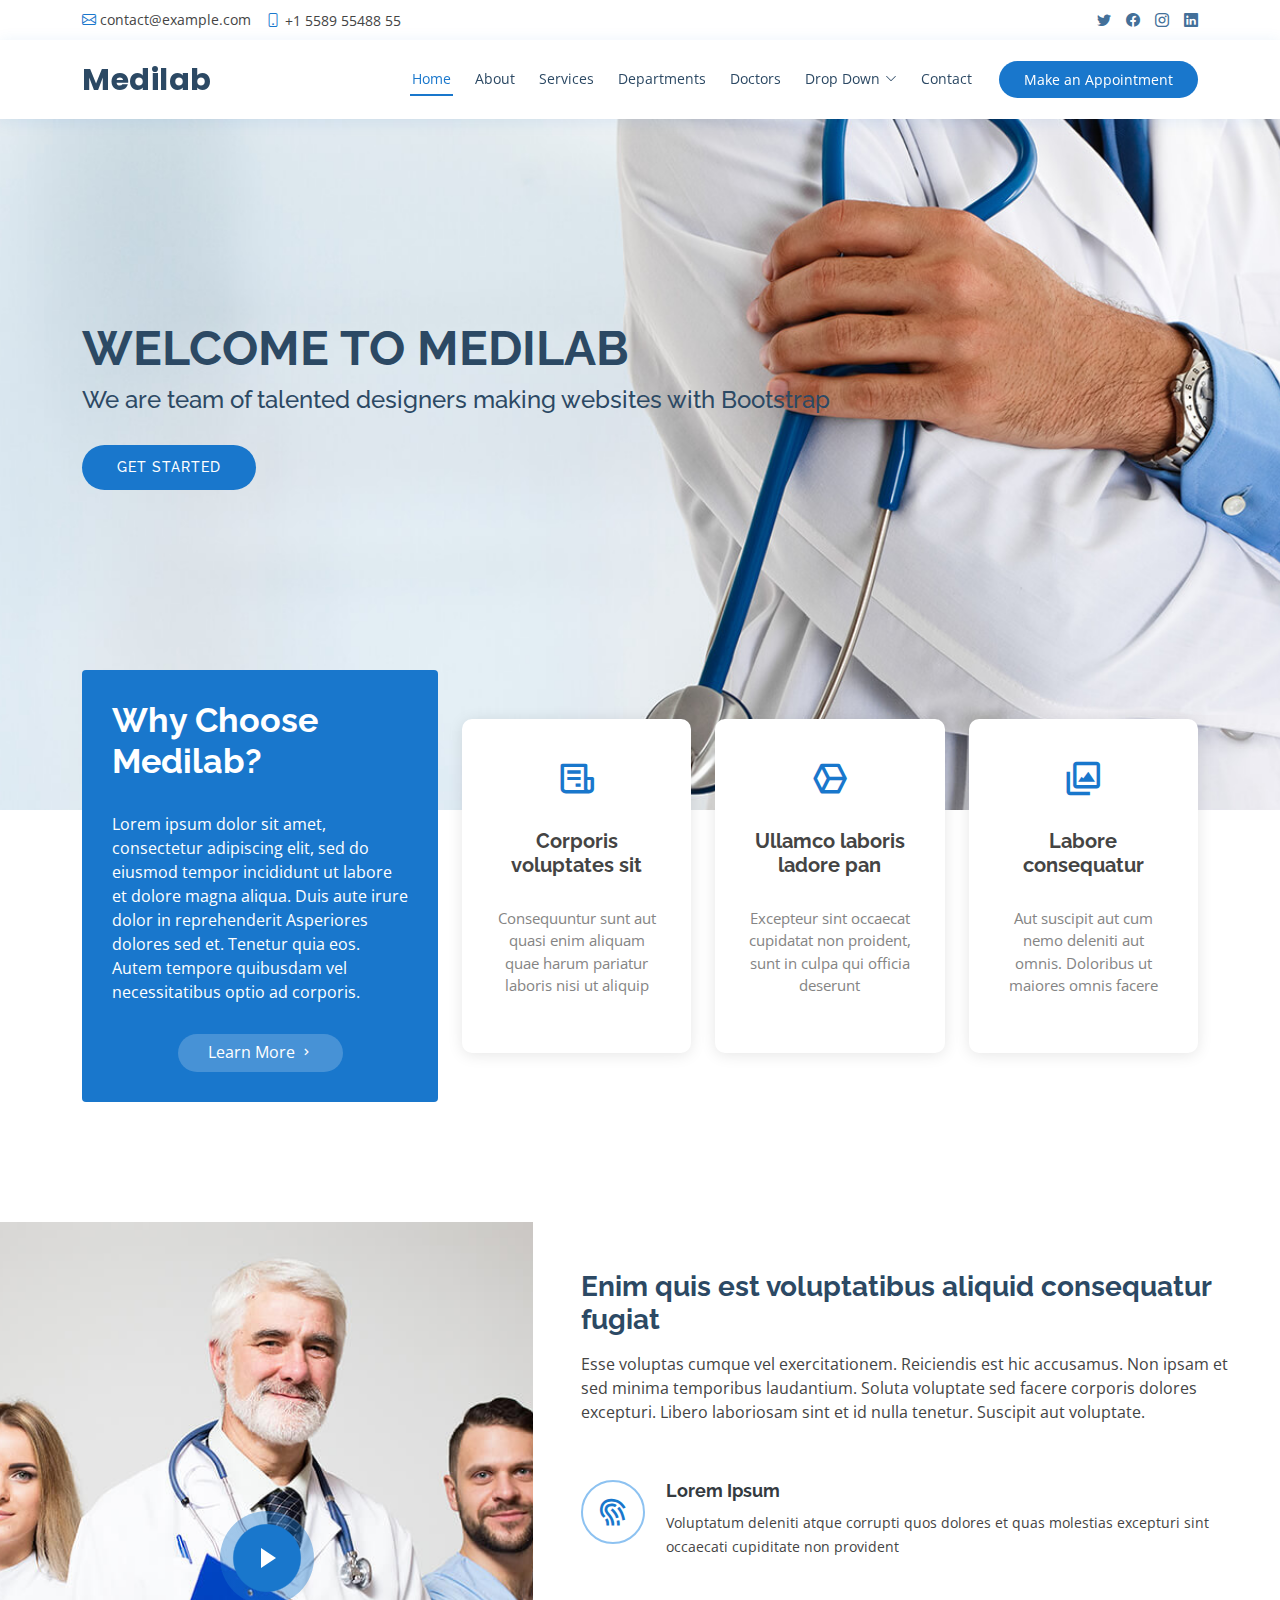
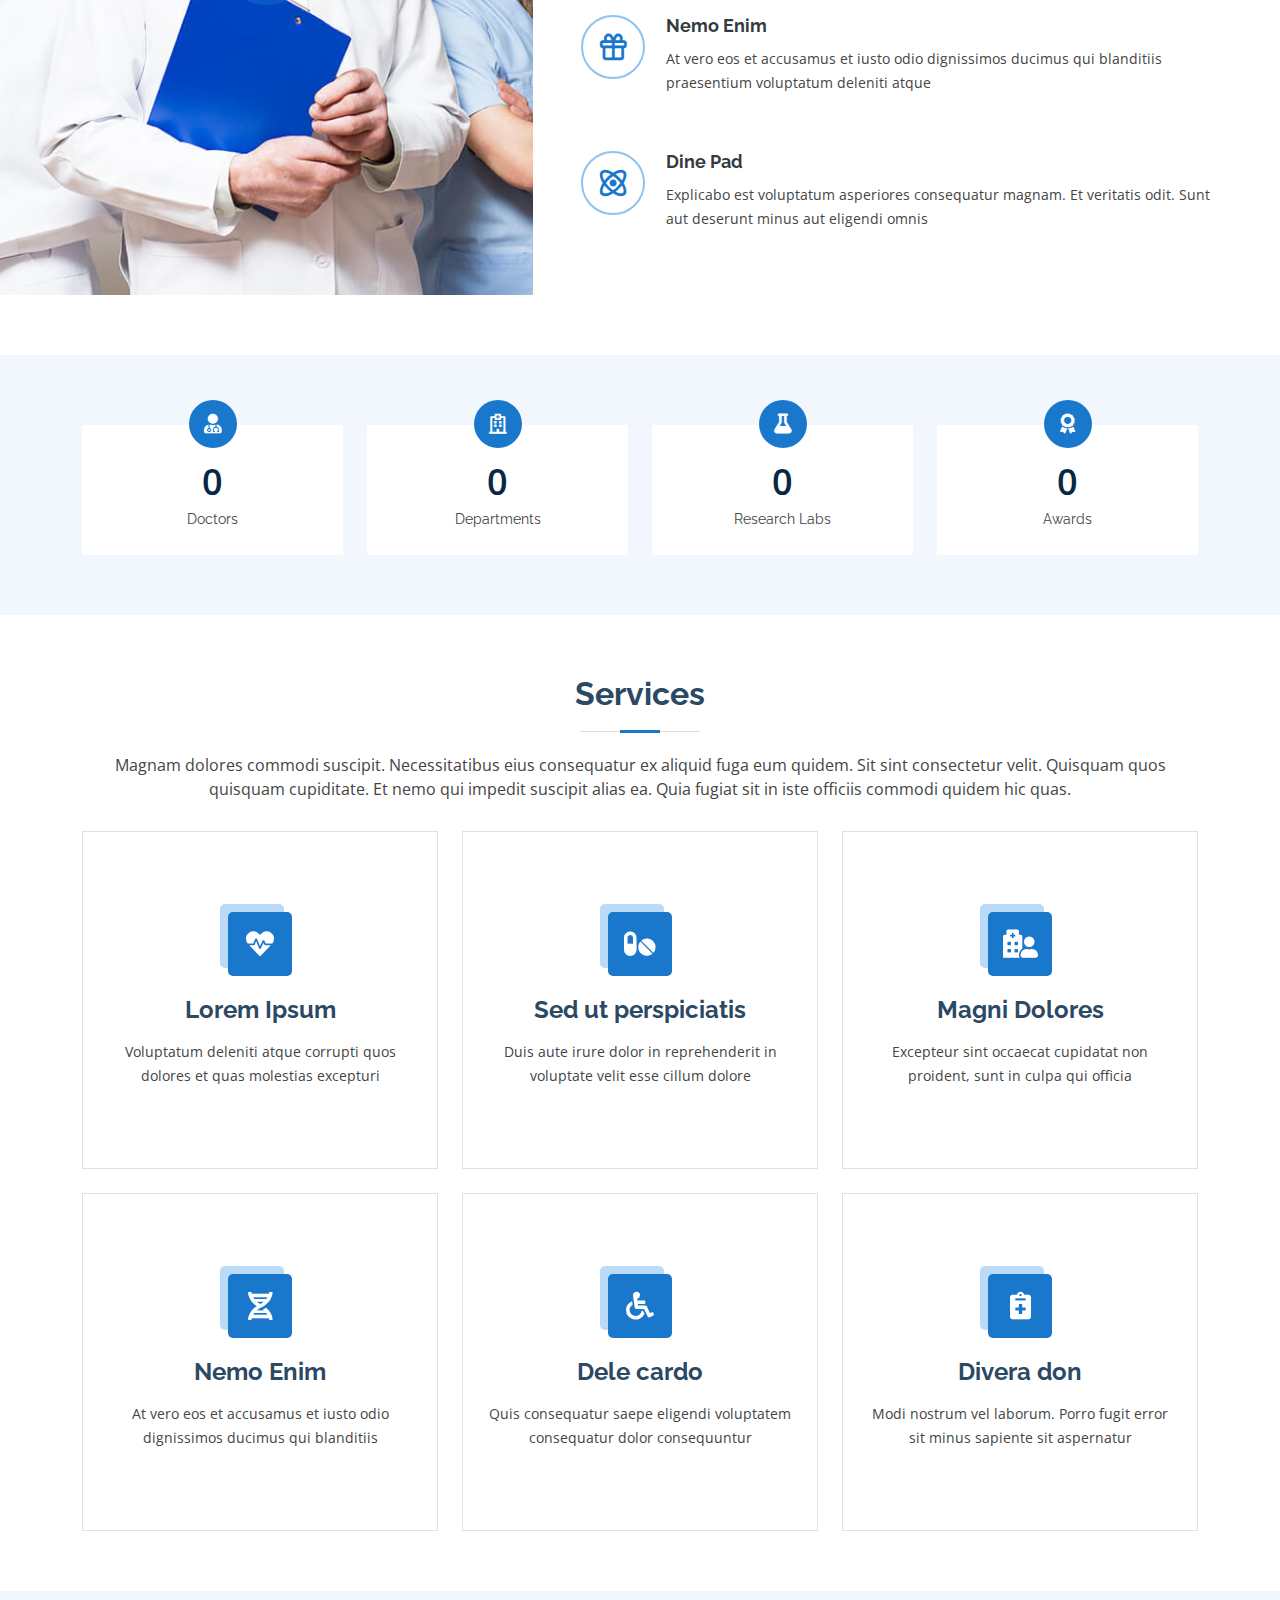
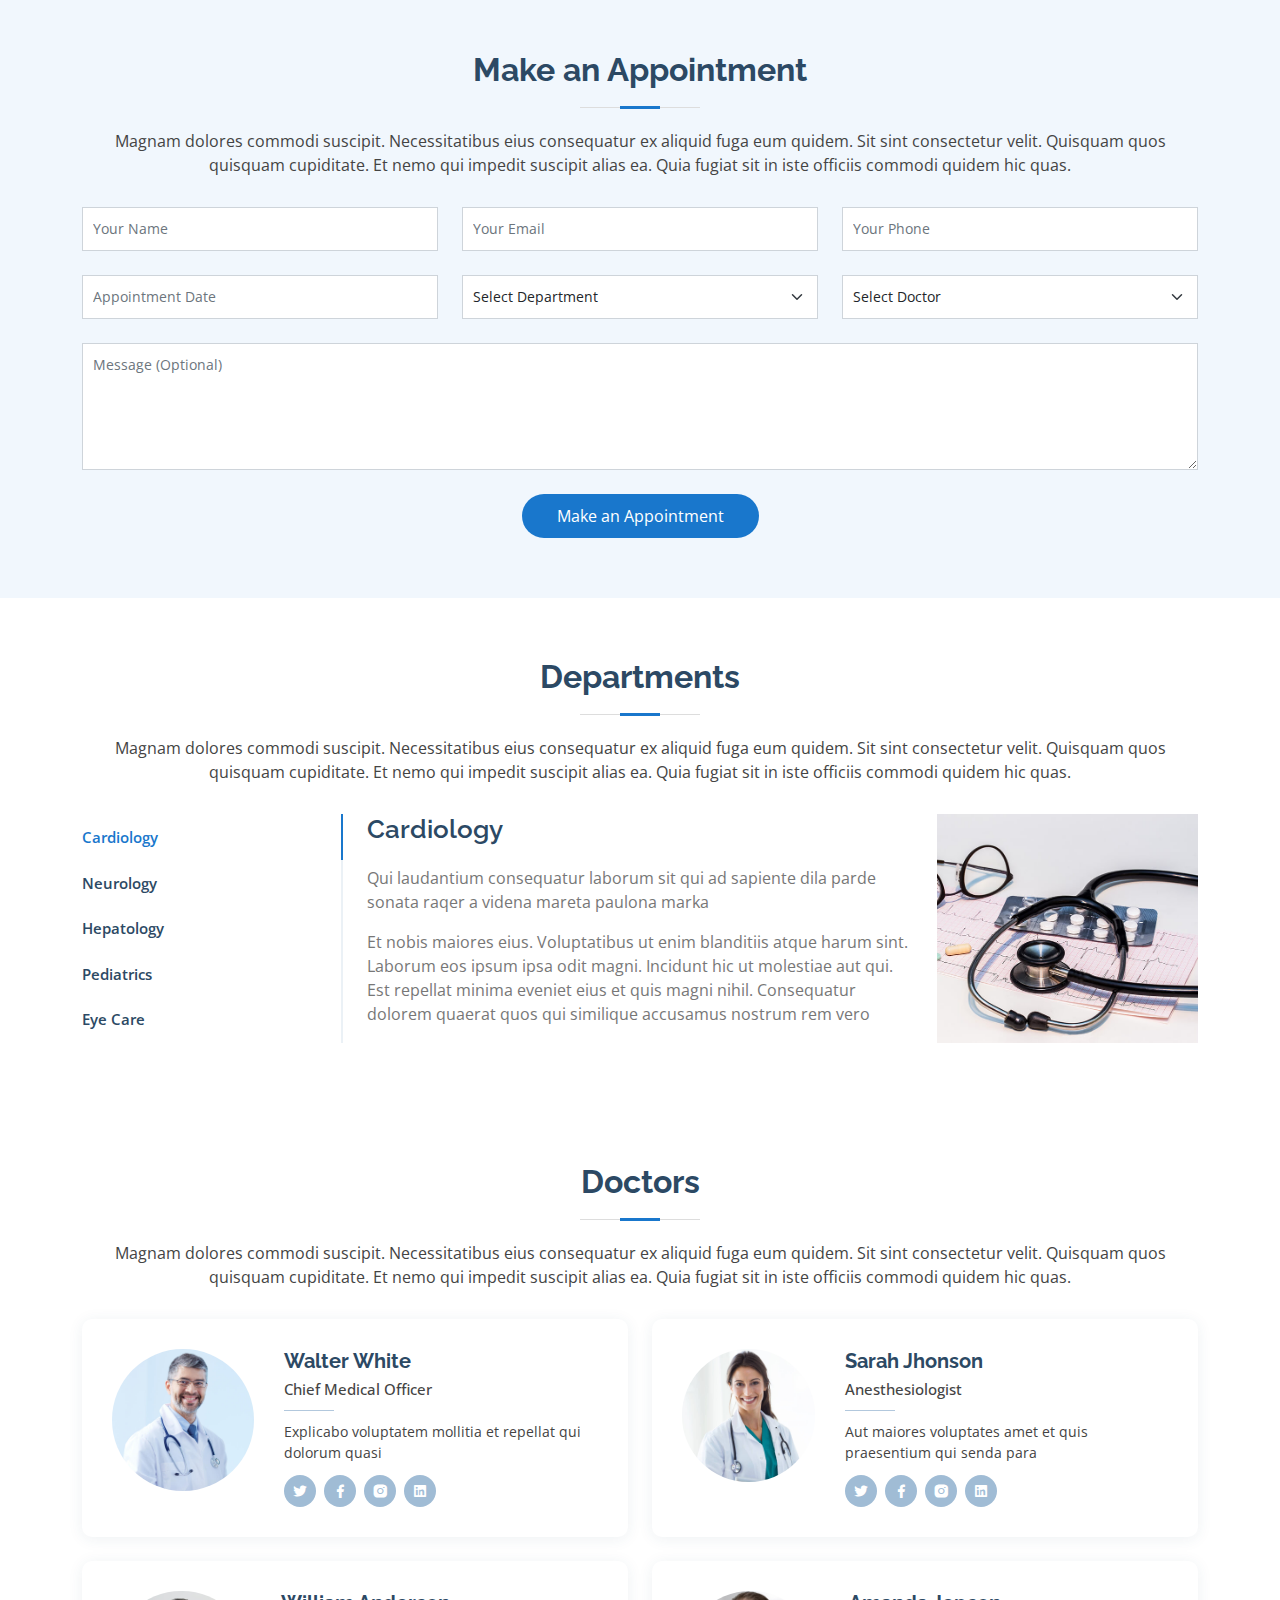
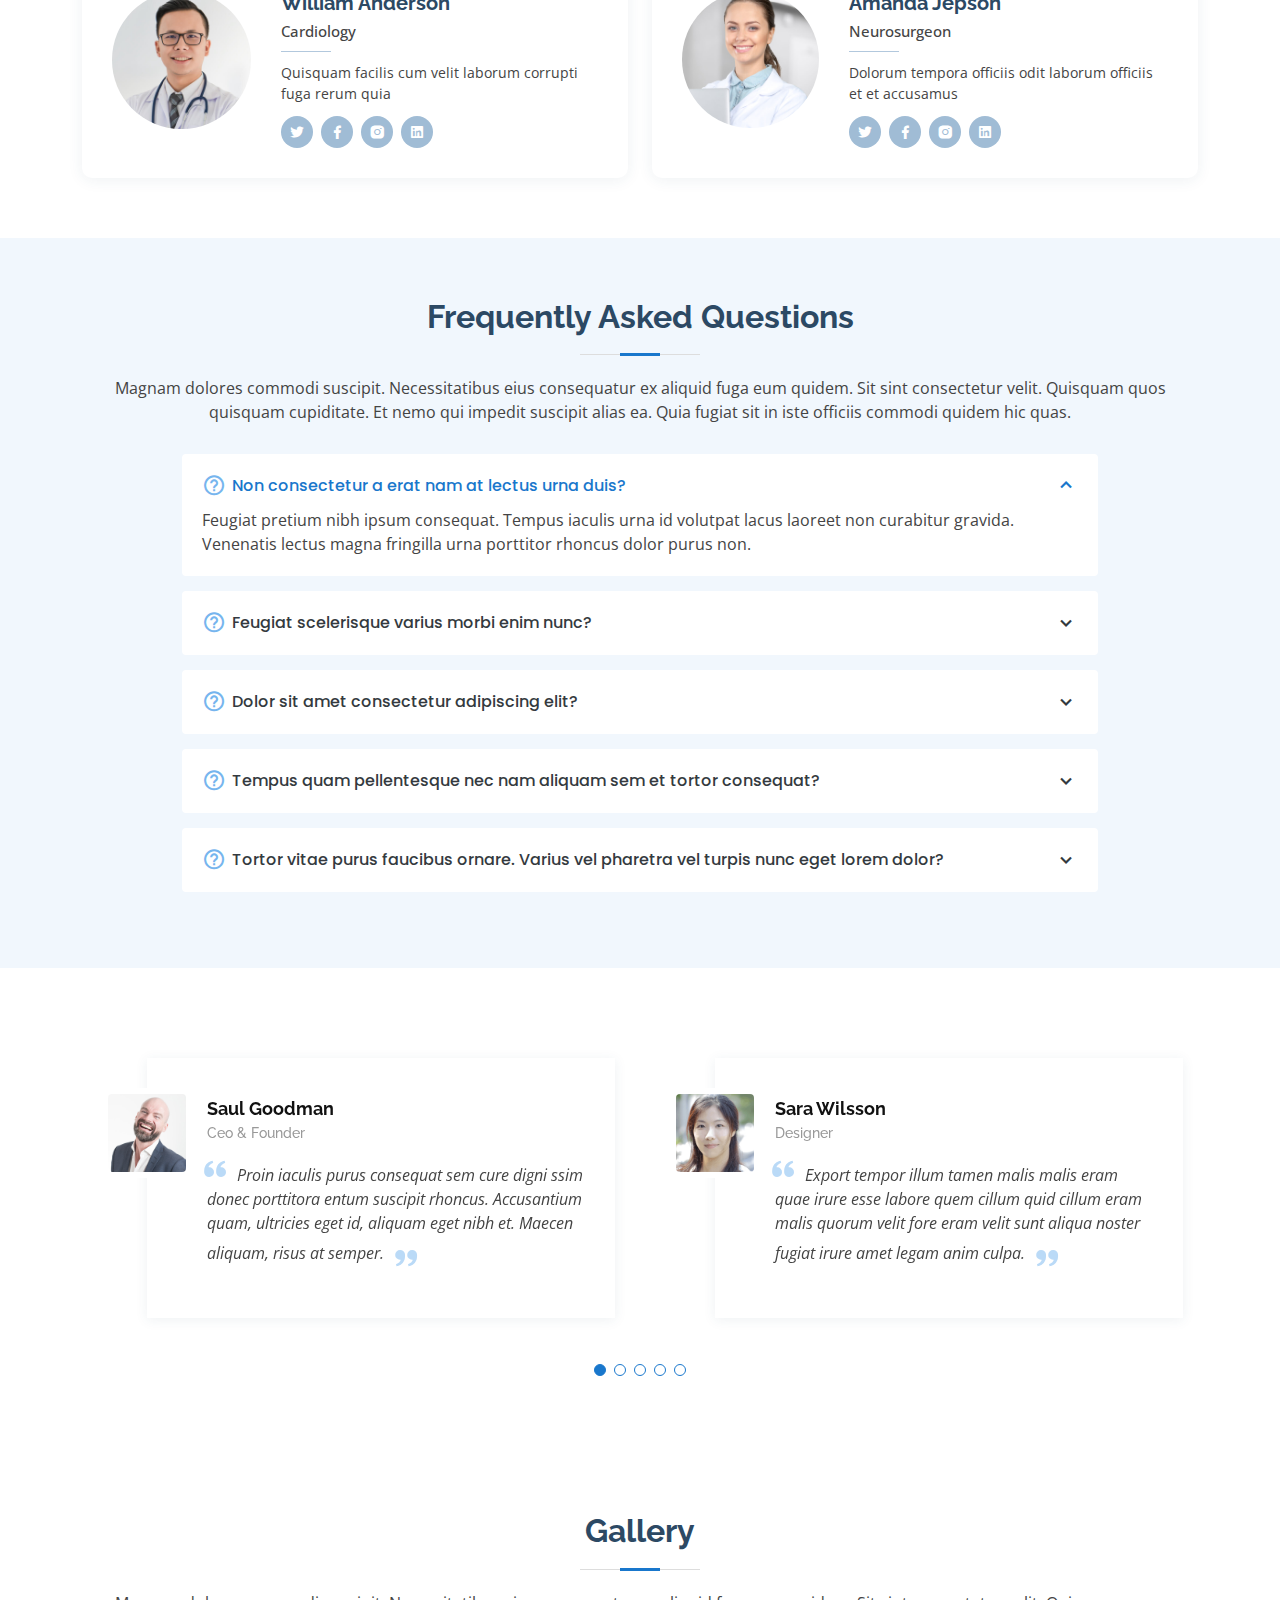
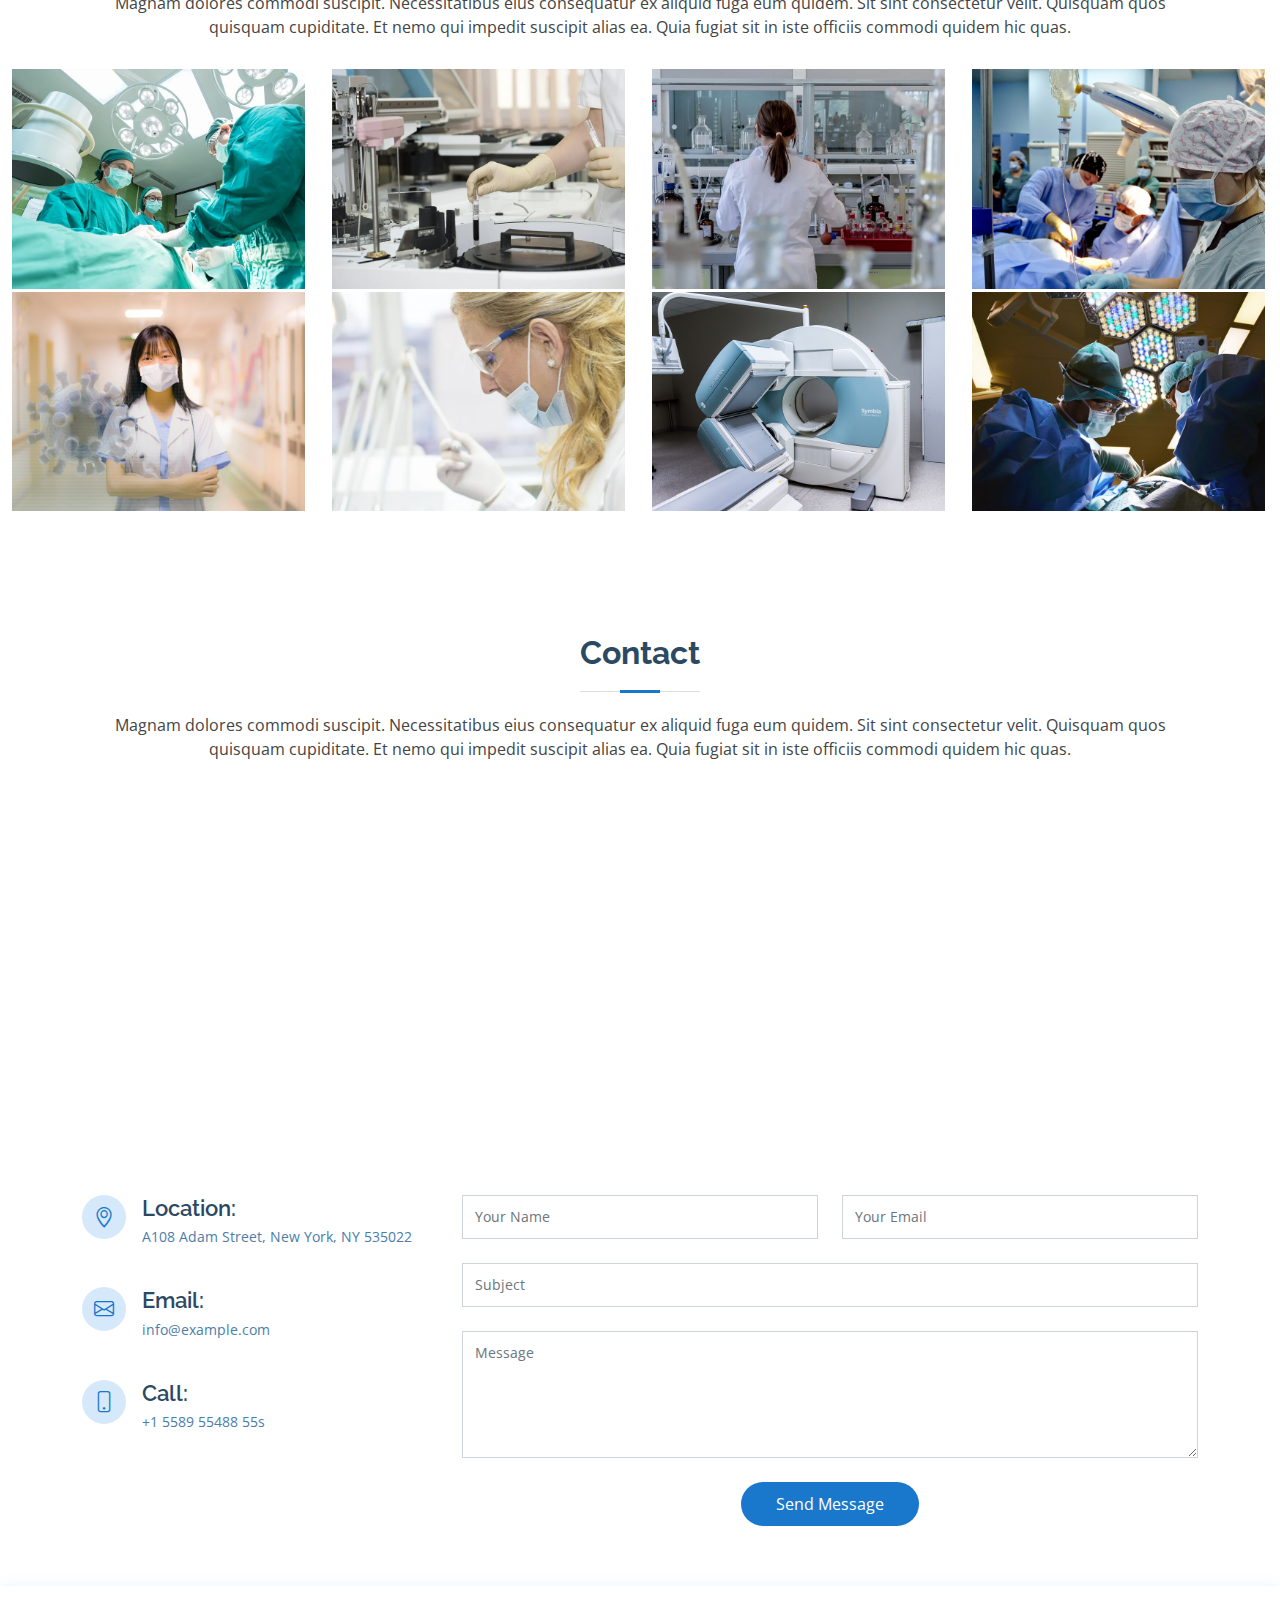
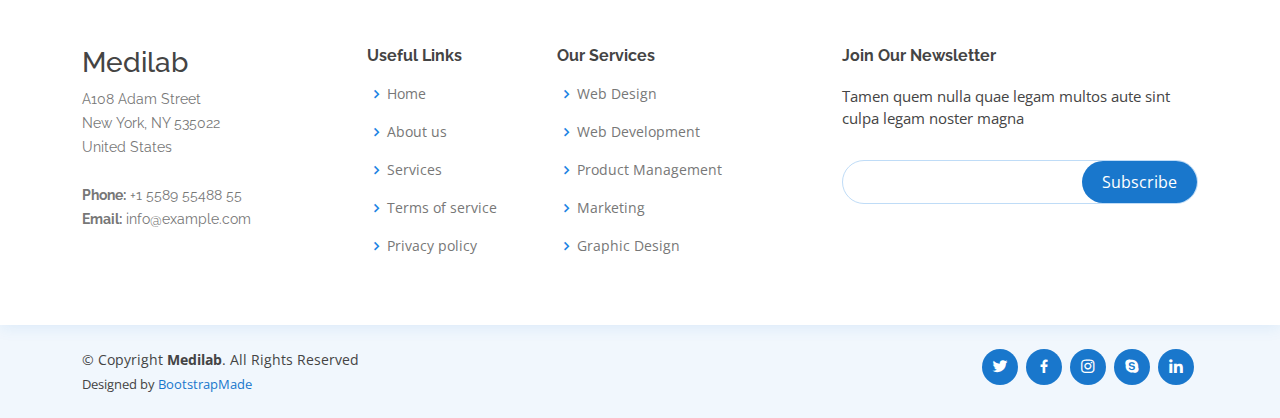
<file: index.html>
<!DOCTYPE html>
<html lang="en">

<head>
  <meta charset="utf-8">
  <meta content="width=device-width, initial-scale=1.0" name="viewport">

  <title>Medilab Bootstrap Template - Index</title>
  <meta content="" name="description">
  <meta content="" name="keywords">

  <!-- Favicons -->
  <link href="assets/img/favicon.png" rel="icon">
  <link href="assets/img/apple-touch-icon.png" rel="apple-touch-icon">

  <!-- Google Fonts -->
  <link href="https://fonts.googleapis.com/css?family=Open+Sans:300,300i,400,400i,600,600i,700,700i|Raleway:300,300i,400,400i,500,500i,600,600i,700,700i|Poppins:300,300i,400,400i,500,500i,600,600i,700,700i" rel="stylesheet">

  <!-- Vendor CSS Files -->
  <link href="assets/vendor/animate.css/animate.min.css" rel="stylesheet">
  <link href="assets/vendor/bootstrap/css/bootstrap.min.css" rel="stylesheet">
  <link href="assets/vendor/bootstrap-icons/bootstrap-icons.css" rel="stylesheet">
  <link href="assets/vendor/boxicons/css/boxicons.min.css" rel="stylesheet">
  <link href="assets/vendor/fontawesome-free/css/all.min.css" rel="stylesheet">
  <link href="assets/vendor/glightbox/css/glightbox.min.css" rel="stylesheet">
  <link href="assets/vendor/remixicon/remixicon.css" rel="stylesheet">
  <link href="assets/vendor/swiper/swiper-bundle.min.css" rel="stylesheet">

  <!-- Template Main CSS File -->
  <link href="assets/css/style.css" rel="stylesheet">

  <!-- =======================================================
  * Template Name: Medilab - v4.0.0
  * Template URL: https://bootstrapmade.com/medilab-free-medical-bootstrap-theme/
  * Author: BootstrapMade.com
  * License: https://bootstrapmade.com/license/
  ======================================================== -->
</head>

<body>

  <!-- ======= Top Bar ======= -->
  <div id="topbar" class="d-flex align-items-center fixed-top">
    <div class="container d-flex justify-content-between">
      <div class="contact-info d-flex align-items-center">
        <i class="bi bi-envelope"></i> <a href="mailto:contact@example.com">contact@example.com</a>
        <i class="bi bi-phone"></i> +1 5589 55488 55
      </div>
      <div class="d-none d-lg-flex social-links align-items-center">
        <a href="#" class="twitter"><i class="bi bi-twitter"></i></a>
        <a href="#" class="facebook"><i class="bi bi-facebook"></i></a>
        <a href="#" class="instagram"><i class="bi bi-instagram"></i></a>
        <a href="#" class="linkedin"><i class="bi bi-linkedin"></i></i></a>
      </div>
    </div>
  </div>

  <!-- ======= Header ======= -->
  <header id="header" class="fixed-top">
    <div class="container d-flex align-items-center">

      <h1 class="logo me-auto"><a href="index.html">Medilab</a></h1>
      <!-- Uncomment below if you prefer to use an image logo -->
      <!-- <a href="index.html" class="logo me-auto"><img src="assets/img/logo.png" alt="" class="img-fluid"></a>-->

      <nav id="navbar" class="navbar order-last order-lg-0">
        <ul>
          <li><a class="nav-link scrollto active" href="#hero">Home</a></li>
          <li><a class="nav-link scrollto" href="#about">About</a></li>
          <li><a class="nav-link scrollto" href="#services">Services</a></li>
          <li><a class="nav-link scrollto" href="#departments">Departments</a></li>
          <li><a class="nav-link scrollto" href="#doctors">Doctors</a></li>
          <li class="dropdown"><a href="#"><span>Drop Down</span> <i class="bi bi-chevron-down"></i></a>
            <ul>
              <li><a href="#">Drop Down 1</a></li>
              <li class="dropdown"><a href="#"><span>Deep Drop Down</span> <i class="bi bi-chevron-right"></i></a>
                <ul>
                  <li><a href="#">Deep Drop Down 1</a></li>
                  <li><a href="#">Deep Drop Down 2</a></li>
                  <li><a href="#">Deep Drop Down 3</a></li>
                  <li><a href="#">Deep Drop Down 4</a></li>
                  <li><a href="#">Deep Drop Down 5</a></li>
                </ul>
              </li>
              <li><a href="#">Drop Down 2</a></li>
              <li><a href="#">Drop Down 3</a></li>
              <li><a href="#">Drop Down 4</a></li>
            </ul>
          </li>
          <li><a class="nav-link scrollto" href="#contact">Contact</a></li>
        </ul>
        <i class="bi bi-list mobile-nav-toggle"></i>
      </nav><!-- .navbar -->

      <a href="#appointment" class="appointment-btn scrollto"><span class="d-none d-md-inline">Make an</span> Appointment</a>

    </div>
  </header><!-- End Header -->

  <!-- ======= Hero Section ======= -->
  <section id="hero" class="d-flex align-items-center">
    <div class="container">
      <h1>Welcome to Medilab</h1>
      <h2>We are team of talented designers making websites with Bootstrap</h2>
      <a href="#about" class="btn-get-started scrollto">Get Started</a>
    </div>
  </section><!-- End Hero -->

  <main id="main">

    <!-- ======= Why Us Section ======= -->
    <section id="why-us" class="why-us">
      <div class="container">

        <div class="row">
          <div class="col-lg-4 d-flex align-items-stretch">
            <div class="content">
              <h3>Why Choose Medilab?</h3>
              <p>
                Lorem ipsum dolor sit amet, consectetur adipiscing elit, sed do eiusmod tempor incididunt ut labore et dolore magna aliqua. Duis aute irure dolor in reprehenderit
                Asperiores dolores sed et. Tenetur quia eos. Autem tempore quibusdam vel necessitatibus optio ad corporis.
              </p>
              <div class="text-center">
                <a href="#" class="more-btn">Learn More <i class="bx bx-chevron-right"></i></a>
              </div>
            </div>
          </div>
          <div class="col-lg-8 d-flex align-items-stretch">
            <div class="icon-boxes d-flex flex-column justify-content-center">
              <div class="row">
                <div class="col-xl-4 d-flex align-items-stretch">
                  <div class="icon-box mt-4 mt-xl-0">
                    <i class="bx bx-receipt"></i>
                    <h4>Corporis voluptates sit</h4>
                    <p>Consequuntur sunt aut quasi enim aliquam quae harum pariatur laboris nisi ut aliquip</p>
                  </div>
                </div>
                <div class="col-xl-4 d-flex align-items-stretch">
                  <div class="icon-box mt-4 mt-xl-0">
                    <i class="bx bx-cube-alt"></i>
                    <h4>Ullamco laboris ladore pan</h4>
                    <p>Excepteur sint occaecat cupidatat non proident, sunt in culpa qui officia deserunt</p>
                  </div>
                </div>
                <div class="col-xl-4 d-flex align-items-stretch">
                  <div class="icon-box mt-4 mt-xl-0">
                    <i class="bx bx-images"></i>
                    <h4>Labore consequatur</h4>
                    <p>Aut suscipit aut cum nemo deleniti aut omnis. Doloribus ut maiores omnis facere</p>
                  </div>
                </div>
              </div>
            </div><!-- End .content-->
          </div>
        </div>

      </div>
    </section><!-- End Why Us Section -->

    <!-- ======= About Section ======= -->
    <section id="about" class="about">
      <div class="container-fluid">

        <div class="row">
          <div class="col-xl-5 col-lg-6 video-box d-flex justify-content-center align-items-stretch position-relative">
            <a href="https://www.youtube.com/watch?v=jDDaplaOz7Q" class="glightbox play-btn mb-4"></a>
          </div>

          <div class="col-xl-7 col-lg-6 icon-boxes d-flex flex-column align-items-stretch justify-content-center py-5 px-lg-5">
            <h3>Enim quis est voluptatibus aliquid consequatur fugiat</h3>
            <p>Esse voluptas cumque vel exercitationem. Reiciendis est hic accusamus. Non ipsam et sed minima temporibus laudantium. Soluta voluptate sed facere corporis dolores excepturi. Libero laboriosam sint et id nulla tenetur. Suscipit aut voluptate.</p>

            <div class="icon-box">
              <div class="icon"><i class="bx bx-fingerprint"></i></div>
              <h4 class="title"><a href="">Lorem Ipsum</a></h4>
              <p class="description">Voluptatum deleniti atque corrupti quos dolores et quas molestias excepturi sint occaecati cupiditate non provident</p>
            </div>

            <div class="icon-box">
              <div class="icon"><i class="bx bx-gift"></i></div>
              <h4 class="title"><a href="">Nemo Enim</a></h4>
              <p class="description">At vero eos et accusamus et iusto odio dignissimos ducimus qui blanditiis praesentium voluptatum deleniti atque</p>
            </div>

            <div class="icon-box">
              <div class="icon"><i class="bx bx-atom"></i></div>
              <h4 class="title"><a href="">Dine Pad</a></h4>
              <p class="description">Explicabo est voluptatum asperiores consequatur magnam. Et veritatis odit. Sunt aut deserunt minus aut eligendi omnis</p>
            </div>

          </div>
        </div>

      </div>
    </section><!-- End About Section -->

    <!-- ======= Counts Section ======= -->
    <section id="counts" class="counts">
      <div class="container">

        <div class="row">

          <div class="col-lg-3 col-md-6">
            <div class="count-box">
              <i class="fas fa-user-md"></i>
              <span data-purecounter-start="0" data-purecounter-end="85" data-purecounter-duration="1" class="purecounter"></span>
              <p>Doctors</p>
            </div>
          </div>

          <div class="col-lg-3 col-md-6 mt-5 mt-md-0">
            <div class="count-box">
              <i class="far fa-hospital"></i>
              <span data-purecounter-start="0" data-purecounter-end="18" data-purecounter-duration="1" class="purecounter"></span>
              <p>Departments</p>
            </div>
          </div>

          <div class="col-lg-3 col-md-6 mt-5 mt-lg-0">
            <div class="count-box">
              <i class="fas fa-flask"></i>
              <span data-purecounter-start="0" data-purecounter-end="12" data-purecounter-duration="1" class="purecounter"></span>
              <p>Research Labs</p>
            </div>
          </div>

          <div class="col-lg-3 col-md-6 mt-5 mt-lg-0">
            <div class="count-box">
              <i class="fas fa-award"></i>
              <span data-purecounter-start="0" data-purecounter-end="150" data-purecounter-duration="1" class="purecounter"></span>
              <p>Awards</p>
            </div>
          </div>

        </div>

      </div>
    </section><!-- End Counts Section -->

    <!-- ======= Services Section ======= -->
    <section id="services" class="services">
      <div class="container">

        <div class="section-title">
          <h2>Services</h2>
          <p>Magnam dolores commodi suscipit. Necessitatibus eius consequatur ex aliquid fuga eum quidem. Sit sint consectetur velit. Quisquam quos quisquam cupiditate. Et nemo qui impedit suscipit alias ea. Quia fugiat sit in iste officiis commodi quidem hic quas.</p>
        </div>

        <div class="row">
          <div class="col-lg-4 col-md-6 d-flex align-items-stretch">
            <div class="icon-box">
              <div class="icon"><i class="fas fa-heartbeat"></i></div>
              <h4><a href="">Lorem Ipsum</a></h4>
              <p>Voluptatum deleniti atque corrupti quos dolores et quas molestias excepturi</p>
            </div>
          </div>

          <div class="col-lg-4 col-md-6 d-flex align-items-stretch mt-4 mt-md-0">
            <div class="icon-box">
              <div class="icon"><i class="fas fa-pills"></i></div>
              <h4><a href="">Sed ut perspiciatis</a></h4>
              <p>Duis aute irure dolor in reprehenderit in voluptate velit esse cillum dolore</p>
            </div>
          </div>

          <div class="col-lg-4 col-md-6 d-flex align-items-stretch mt-4 mt-lg-0">
            <div class="icon-box">
              <div class="icon"><i class="fas fa-hospital-user"></i></div>
              <h4><a href="">Magni Dolores</a></h4>
              <p>Excepteur sint occaecat cupidatat non proident, sunt in culpa qui officia</p>
            </div>
          </div>

          <div class="col-lg-4 col-md-6 d-flex align-items-stretch mt-4">
            <div class="icon-box">
              <div class="icon"><i class="fas fa-dna"></i></div>
              <h4><a href="">Nemo Enim</a></h4>
              <p>At vero eos et accusamus et iusto odio dignissimos ducimus qui blanditiis</p>
            </div>
          </div>

          <div class="col-lg-4 col-md-6 d-flex align-items-stretch mt-4">
            <div class="icon-box">
              <div class="icon"><i class="fas fa-wheelchair"></i></div>
              <h4><a href="">Dele cardo</a></h4>
              <p>Quis consequatur saepe eligendi voluptatem consequatur dolor consequuntur</p>
            </div>
          </div>

          <div class="col-lg-4 col-md-6 d-flex align-items-stretch mt-4">
            <div class="icon-box">
              <div class="icon"><i class="fas fa-notes-medical"></i></div>
              <h4><a href="">Divera don</a></h4>
              <p>Modi nostrum vel laborum. Porro fugit error sit minus sapiente sit aspernatur</p>
            </div>
          </div>

        </div>

      </div>
    </section><!-- End Services Section -->

    <!-- ======= Appointment Section ======= -->
    <section id="appointment" class="appointment section-bg">
      <div class="container">

        <div class="section-title">
          <h2>Make an Appointment</h2>
          <p>Magnam dolores commodi suscipit. Necessitatibus eius consequatur ex aliquid fuga eum quidem. Sit sint consectetur velit. Quisquam quos quisquam cupiditate. Et nemo qui impedit suscipit alias ea. Quia fugiat sit in iste officiis commodi quidem hic quas.</p>
        </div>

        <form action="forms/appointment.php" method="post" role="form" class="php-email-form">
          <div class="row">
            <div class="col-md-4 form-group">
              <input type="text" name="name" class="form-control" id="name" placeholder="Your Name" data-rule="minlen:4" data-msg="Please enter at least 4 chars">
              <div class="validate"></div>
            </div>
            <div class="col-md-4 form-group mt-3 mt-md-0">
              <input type="email" class="form-control" name="email" id="email" placeholder="Your Email" data-rule="email" data-msg="Please enter a valid email">
              <div class="validate"></div>
            </div>
            <div class="col-md-4 form-group mt-3 mt-md-0">
              <input type="tel" class="form-control" name="phone" id="phone" placeholder="Your Phone" data-rule="minlen:4" data-msg="Please enter at least 4 chars">
              <div class="validate"></div>
            </div>
          </div>
          <div class="row">
            <div class="col-md-4 form-group mt-3">
              <input type="datetime" name="date" class="form-control datepicker" id="date" placeholder="Appointment Date" data-rule="minlen:4" data-msg="Please enter at least 4 chars">
              <div class="validate"></div>
            </div>
            <div class="col-md-4 form-group mt-3">
              <select name="department" id="department" class="form-select">
                <option value="">Select Department</option>
                <option value="Department 1">Department 1</option>
                <option value="Department 2">Department 2</option>
                <option value="Department 3">Department 3</option>
              </select>
              <div class="validate"></div>
            </div>
            <div class="col-md-4 form-group mt-3">
              <select name="doctor" id="doctor" class="form-select">
                <option value="">Select Doctor</option>
                <option value="Doctor 1">Doctor 1</option>
                <option value="Doctor 2">Doctor 2</option>
                <option value="Doctor 3">Doctor 3</option>
              </select>
              <div class="validate"></div>
            </div>
          </div>

          <div class="form-group mt-3">
            <textarea class="form-control" name="message" rows="5" placeholder="Message (Optional)"></textarea>
            <div class="validate"></div>
          </div>
          <div class="mb-3">
            <div class="loading">Loading</div>
            <div class="error-message"></div>
            <div class="sent-message">Your appointment request has been sent successfully. Thank you!</div>
          </div>
          <div class="text-center"><button type="submit">Make an Appointment</button></div>
        </form>

      </div>
    </section><!-- End Appointment Section -->

    <!-- ======= Departments Section ======= -->
    <section id="departments" class="departments">
      <div class="container">

        <div class="section-title">
          <h2>Departments</h2>
          <p>Magnam dolores commodi suscipit. Necessitatibus eius consequatur ex aliquid fuga eum quidem. Sit sint consectetur velit. Quisquam quos quisquam cupiditate. Et nemo qui impedit suscipit alias ea. Quia fugiat sit in iste officiis commodi quidem hic quas.</p>
        </div>

        <div class="row">
          <div class="col-lg-3">
            <ul class="nav nav-tabs flex-column">
              <li class="nav-item">
                <a class="nav-link active show" data-bs-toggle="tab" href="#tab-1">Cardiology</a>
              </li>
              <li class="nav-item">
                <a class="nav-link" data-bs-toggle="tab" href="#tab-2">Neurology</a>
              </li>
              <li class="nav-item">
                <a class="nav-link" data-bs-toggle="tab" href="#tab-3">Hepatology</a>
              </li>
              <li class="nav-item">
                <a class="nav-link" data-bs-toggle="tab" href="#tab-4">Pediatrics</a>
              </li>
              <li class="nav-item">
                <a class="nav-link" data-bs-toggle="tab" href="#tab-5">Eye Care</a>
              </li>
            </ul>
          </div>
          <div class="col-lg-9 mt-4 mt-lg-0">
            <div class="tab-content">
              <div class="tab-pane active show" id="tab-1">
                <div class="row">
                  <div class="col-lg-8 details order-2 order-lg-1">
                    <h3>Cardiology</h3>
                    <p class="font-italic">Qui laudantium consequatur laborum sit qui ad sapiente dila parde sonata raqer a videna mareta paulona marka</p>
                    <p>Et nobis maiores eius. Voluptatibus ut enim blanditiis atque harum sint. Laborum eos ipsum ipsa odit magni. Incidunt hic ut molestiae aut qui. Est repellat minima eveniet eius et quis magni nihil. Consequatur dolorem quaerat quos qui similique accusamus nostrum rem vero</p>
                  </div>
                  <div class="col-lg-4 text-center order-1 order-lg-2">
                    <img src="assets/img/departments-1.jpg" alt="" class="img-fluid">
                  </div>
                </div>
              </div>
              <div class="tab-pane" id="tab-2">
                <div class="row">
                  <div class="col-lg-8 details order-2 order-lg-1">
                    <h3>Et blanditiis nemo veritatis excepturi</h3>
                    <p class="font-italic">Qui laudantium consequatur laborum sit qui ad sapiente dila parde sonata raqer a videna mareta paulona marka</p>
                    <p>Ea ipsum voluptatem consequatur quis est. Illum error ullam omnis quia et reiciendis sunt sunt est. Non aliquid repellendus itaque accusamus eius et velit ipsa voluptates. Optio nesciunt eaque beatae accusamus lerode pakto madirna desera vafle de nideran pal</p>
                  </div>
                  <div class="col-lg-4 text-center order-1 order-lg-2">
                    <img src="assets/img/departments-2.jpg" alt="" class="img-fluid">
                  </div>
                </div>
              </div>
              <div class="tab-pane" id="tab-3">
                <div class="row">
                  <div class="col-lg-8 details order-2 order-lg-1">
                    <h3>Impedit facilis occaecati odio neque aperiam sit</h3>
                    <p class="font-italic">Eos voluptatibus quo. Odio similique illum id quidem non enim fuga. Qui natus non sunt dicta dolor et. In asperiores velit quaerat perferendis aut</p>
                    <p>Iure officiis odit rerum. Harum sequi eum illum corrupti culpa veritatis quisquam. Neque necessitatibus illo rerum eum ut. Commodi ipsam minima molestiae sed laboriosam a iste odio. Earum odit nesciunt fugiat sit ullam. Soluta et harum voluptatem optio quae</p>
                  </div>
                  <div class="col-lg-4 text-center order-1 order-lg-2">
                    <img src="assets/img/departments-3.jpg" alt="" class="img-fluid">
                  </div>
                </div>
              </div>
              <div class="tab-pane" id="tab-4">
                <div class="row">
                  <div class="col-lg-8 details order-2 order-lg-1">
                    <h3>Fuga dolores inventore laboriosam ut est accusamus laboriosam dolore</h3>
                    <p class="font-italic">Totam aperiam accusamus. Repellat consequuntur iure voluptas iure porro quis delectus</p>
                    <p>Eaque consequuntur consequuntur libero expedita in voluptas. Nostrum ipsam necessitatibus aliquam fugiat debitis quis velit. Eum ex maxime error in consequatur corporis atque. Eligendi asperiores sed qui veritatis aperiam quia a laborum inventore</p>
                  </div>
                  <div class="col-lg-4 text-center order-1 order-lg-2">
                    <img src="assets/img/departments-4.jpg" alt="" class="img-fluid">
                  </div>
                </div>
              </div>
              <div class="tab-pane" id="tab-5">
                <div class="row">
                  <div class="col-lg-8 details order-2 order-lg-1">
                    <h3>Est eveniet ipsam sindera pad rone matrelat sando reda</h3>
                    <p class="font-italic">Omnis blanditiis saepe eos autem qui sunt debitis porro quia.</p>
                    <p>Exercitationem nostrum omnis. Ut reiciendis repudiandae minus. Omnis recusandae ut non quam ut quod eius qui. Ipsum quia odit vero atque qui quibusdam amet. Occaecati sed est sint aut vitae molestiae voluptate vel</p>
                  </div>
                  <div class="col-lg-4 text-center order-1 order-lg-2">
                    <img src="assets/img/departments-5.jpg" alt="" class="img-fluid">
                  </div>
                </div>
              </div>
            </div>
          </div>
        </div>

      </div>
    </section><!-- End Departments Section -->

    <!-- ======= Doctors Section ======= -->
    <section id="doctors" class="doctors">
      <div class="container">

        <div class="section-title">
          <h2>Doctors</h2>
          <p>Magnam dolores commodi suscipit. Necessitatibus eius consequatur ex aliquid fuga eum quidem. Sit sint consectetur velit. Quisquam quos quisquam cupiditate. Et nemo qui impedit suscipit alias ea. Quia fugiat sit in iste officiis commodi quidem hic quas.</p>
        </div>

        <div class="row">

          <div class="col-lg-6">
            <div class="member d-flex align-items-start">
              <div class="pic"><img src="assets/img/doctors/doctors-1.jpg" class="img-fluid" alt=""></div>
              <div class="member-info">
                <h4>Walter White</h4>
                <span>Chief Medical Officer</span>
                <p>Explicabo voluptatem mollitia et repellat qui dolorum quasi</p>
                <div class="social">
                  <a href=""><i class="ri-twitter-fill"></i></a>
                  <a href=""><i class="ri-facebook-fill"></i></a>
                  <a href=""><i class="ri-instagram-fill"></i></a>
                  <a href=""> <i class="ri-linkedin-box-fill"></i> </a>
                </div>
              </div>
            </div>
          </div>

          <div class="col-lg-6 mt-4 mt-lg-0">
            <div class="member d-flex align-items-start">
              <div class="pic"><img src="assets/img/doctors/doctors-2.jpg" class="img-fluid" alt=""></div>
              <div class="member-info">
                <h4>Sarah Jhonson</h4>
                <span>Anesthesiologist</span>
                <p>Aut maiores voluptates amet et quis praesentium qui senda para</p>
                <div class="social">
                  <a href=""><i class="ri-twitter-fill"></i></a>
                  <a href=""><i class="ri-facebook-fill"></i></a>
                  <a href=""><i class="ri-instagram-fill"></i></a>
                  <a href=""> <i class="ri-linkedin-box-fill"></i> </a>
                </div>
              </div>
            </div>
          </div>

          <div class="col-lg-6 mt-4">
            <div class="member d-flex align-items-start">
              <div class="pic"><img src="assets/img/doctors/doctors-3.jpg" class="img-fluid" alt=""></div>
              <div class="member-info">
                <h4>William Anderson</h4>
                <span>Cardiology</span>
                <p>Quisquam facilis cum velit laborum corrupti fuga rerum quia</p>
                <div class="social">
                  <a href=""><i class="ri-twitter-fill"></i></a>
                  <a href=""><i class="ri-facebook-fill"></i></a>
                  <a href=""><i class="ri-instagram-fill"></i></a>
                  <a href=""> <i class="ri-linkedin-box-fill"></i> </a>
                </div>
              </div>
            </div>
          </div>

          <div class="col-lg-6 mt-4">
            <div class="member d-flex align-items-start">
              <div class="pic"><img src="assets/img/doctors/doctors-4.jpg" class="img-fluid" alt=""></div>
              <div class="member-info">
                <h4>Amanda Jepson</h4>
                <span>Neurosurgeon</span>
                <p>Dolorum tempora officiis odit laborum officiis et et accusamus</p>
                <div class="social">
                  <a href=""><i class="ri-twitter-fill"></i></a>
                  <a href=""><i class="ri-facebook-fill"></i></a>
                  <a href=""><i class="ri-instagram-fill"></i></a>
                  <a href=""> <i class="ri-linkedin-box-fill"></i> </a>
                </div>
              </div>
            </div>
          </div>

        </div>

      </div>
    </section><!-- End Doctors Section -->

    <!-- ======= Frequently Asked Questions Section ======= -->
    <section id="faq" class="faq section-bg">
      <div class="container">

        <div class="section-title">
          <h2>Frequently Asked Questions</h2>
          <p>Magnam dolores commodi suscipit. Necessitatibus eius consequatur ex aliquid fuga eum quidem. Sit sint consectetur velit. Quisquam quos quisquam cupiditate. Et nemo qui impedit suscipit alias ea. Quia fugiat sit in iste officiis commodi quidem hic quas.</p>
        </div>

        <div class="faq-list">
          <ul>
            <li data-aos="fade-up">
              <i class="bx bx-help-circle icon-help"></i> <a data-bs-toggle="collapse" class="collapse" data-bs-target="#faq-list-1">Non consectetur a erat nam at lectus urna duis? <i class="bx bx-chevron-down icon-show"></i><i class="bx bx-chevron-up icon-close"></i></a>
              <div id="faq-list-1" class="collapse show" data-bs-parent=".faq-list">
                <p>
                  Feugiat pretium nibh ipsum consequat. Tempus iaculis urna id volutpat lacus laoreet non curabitur gravida. Venenatis lectus magna fringilla urna porttitor rhoncus dolor purus non.
                </p>
              </div>
            </li>

            <li data-aos="fade-up" data-aos-delay="100">
              <i class="bx bx-help-circle icon-help"></i> <a data-bs-toggle="collapse" data-bs-target="#faq-list-2" class="collapsed">Feugiat scelerisque varius morbi enim nunc? <i class="bx bx-chevron-down icon-show"></i><i class="bx bx-chevron-up icon-close"></i></a>
              <div id="faq-list-2" class="collapse" data-bs-parent=".faq-list">
                <p>
                  Dolor sit amet consectetur adipiscing elit pellentesque habitant morbi. Id interdum velit laoreet id donec ultrices. Fringilla phasellus faucibus scelerisque eleifend donec pretium. Est pellentesque elit ullamcorper dignissim. Mauris ultrices eros in cursus turpis massa tincidunt dui.
                </p>
              </div>
            </li>

            <li data-aos="fade-up" data-aos-delay="200">
              <i class="bx bx-help-circle icon-help"></i> <a data-bs-toggle="collapse" data-bs-target="#faq-list-3" class="collapsed">Dolor sit amet consectetur adipiscing elit? <i class="bx bx-chevron-down icon-show"></i><i class="bx bx-chevron-up icon-close"></i></a>
              <div id="faq-list-3" class="collapse" data-bs-parent=".faq-list">
                <p>
                  Eleifend mi in nulla posuere sollicitudin aliquam ultrices sagittis orci. Faucibus pulvinar elementum integer enim. Sem nulla pharetra diam sit amet nisl suscipit. Rutrum tellus pellentesque eu tincidunt. Lectus urna duis convallis convallis tellus. Urna molestie at elementum eu facilisis sed odio morbi quis
                </p>
              </div>
            </li>

            <li data-aos="fade-up" data-aos-delay="300">
              <i class="bx bx-help-circle icon-help"></i> <a data-bs-toggle="collapse" data-bs-target="#faq-list-4" class="collapsed">Tempus quam pellentesque nec nam aliquam sem et tortor consequat? <i class="bx bx-chevron-down icon-show"></i><i class="bx bx-chevron-up icon-close"></i></a>
              <div id="faq-list-4" class="collapse" data-bs-parent=".faq-list">
                <p>
                  Molestie a iaculis at erat pellentesque adipiscing commodo. Dignissim suspendisse in est ante in. Nunc vel risus commodo viverra maecenas accumsan. Sit amet nisl suscipit adipiscing bibendum est. Purus gravida quis blandit turpis cursus in.
                </p>
              </div>
            </li>

            <li data-aos="fade-up" data-aos-delay="400">
              <i class="bx bx-help-circle icon-help"></i> <a data-bs-toggle="collapse" data-bs-target="#faq-list-5" class="collapsed">Tortor vitae purus faucibus ornare. Varius vel pharetra vel turpis nunc eget lorem dolor? <i class="bx bx-chevron-down icon-show"></i><i class="bx bx-chevron-up icon-close"></i></a>
              <div id="faq-list-5" class="collapse" data-bs-parent=".faq-list">
                <p>
                  Laoreet sit amet cursus sit amet dictum sit amet justo. Mauris vitae ultricies leo integer malesuada nunc vel. Tincidunt eget nullam non nisi est sit amet. Turpis nunc eget lorem dolor sed. Ut venenatis tellus in metus vulputate eu scelerisque.
                </p>
              </div>
            </li>

          </ul>
        </div>

      </div>
    </section><!-- End Frequently Asked Questions Section -->

    <!-- ======= Testimonials Section ======= -->
    <section id="testimonials" class="testimonials">
      <div class="container">

        <div class="testimonials-slider swiper-container" data-aos="fade-up" data-aos-delay="100">
          <div class="swiper-wrapper">

            <div class="swiper-slide">
              <div class="testimonial-wrap">
                <div class="testimonial-item">
                  <img src="assets/img/testimonials/testimonials-1.jpg" class="testimonial-img" alt="">
                  <h3>Saul Goodman</h3>
                  <h4>Ceo &amp; Founder</h4>
                  <p>
                    <i class="bx bxs-quote-alt-left quote-icon-left"></i>
                    Proin iaculis purus consequat sem cure digni ssim donec porttitora entum suscipit rhoncus. Accusantium quam, ultricies eget id, aliquam eget nibh et. Maecen aliquam, risus at semper.
                    <i class="bx bxs-quote-alt-right quote-icon-right"></i>
                  </p>
                </div>
              </div>
            </div><!-- End testimonial item -->

            <div class="swiper-slide">
              <div class="testimonial-wrap">
                <div class="testimonial-item">
                  <img src="assets/img/testimonials/testimonials-2.jpg" class="testimonial-img" alt="">
                  <h3>Sara Wilsson</h3>
                  <h4>Designer</h4>
                  <p>
                    <i class="bx bxs-quote-alt-left quote-icon-left"></i>
                    Export tempor illum tamen malis malis eram quae irure esse labore quem cillum quid cillum eram malis quorum velit fore eram velit sunt aliqua noster fugiat irure amet legam anim culpa.
                    <i class="bx bxs-quote-alt-right quote-icon-right"></i>
                  </p>
                </div>
              </div>
            </div><!-- End testimonial item -->

            <div class="swiper-slide">
              <div class="testimonial-wrap">
                <div class="testimonial-item">
                  <img src="assets/img/testimonials/testimonials-3.jpg" class="testimonial-img" alt="">
                  <h3>Jena Karlis</h3>
                  <h4>Store Owner</h4>
                  <p>
                    <i class="bx bxs-quote-alt-left quote-icon-left"></i>
                    Enim nisi quem export duis labore cillum quae magna enim sint quorum nulla quem veniam duis minim tempor labore quem eram duis noster aute amet eram fore quis sint minim.
                    <i class="bx bxs-quote-alt-right quote-icon-right"></i>
                  </p>
                </div>
              </div>
            </div><!-- End testimonial item -->

            <div class="swiper-slide">
              <div class="testimonial-wrap">
                <div class="testimonial-item">
                  <img src="assets/img/testimonials/testimonials-4.jpg" class="testimonial-img" alt="">
                  <h3>Matt Brandon</h3>
                  <h4>Freelancer</h4>
                  <p>
                    <i class="bx bxs-quote-alt-left quote-icon-left"></i>
                    Fugiat enim eram quae cillum dolore dolor amet nulla culpa multos export minim fugiat minim velit minim dolor enim duis veniam ipsum anim magna sunt elit fore quem dolore labore illum veniam.
                    <i class="bx bxs-quote-alt-right quote-icon-right"></i>
                  </p>
                </div>
              </div>
            </div><!-- End testimonial item -->

            <div class="swiper-slide">
              <div class="testimonial-wrap">
                <div class="testimonial-item">
                  <img src="assets/img/testimonials/testimonials-5.jpg" class="testimonial-img" alt="">
                  <h3>John Larson</h3>
                  <h4>Entrepreneur</h4>
                  <p>
                    <i class="bx bxs-quote-alt-left quote-icon-left"></i>
                    Quis quorum aliqua sint quem legam fore sunt eram irure aliqua veniam tempor noster veniam enim culpa labore duis sunt culpa nulla illum cillum fugiat legam esse veniam culpa fore nisi cillum quid.
                    <i class="bx bxs-quote-alt-right quote-icon-right"></i>
                  </p>
                </div>
              </div>
            </div><!-- End testimonial item -->

          </div>
          <div class="swiper-pagination"></div>
        </div>

      </div>
    </section><!-- End Testimonials Section -->

    <!-- ======= Gallery Section ======= -->
    <section id="gallery" class="gallery">
      <div class="container">

        <div class="section-title">
          <h2>Gallery</h2>
          <p>Magnam dolores commodi suscipit. Necessitatibus eius consequatur ex aliquid fuga eum quidem. Sit sint consectetur velit. Quisquam quos quisquam cupiditate. Et nemo qui impedit suscipit alias ea. Quia fugiat sit in iste officiis commodi quidem hic quas.</p>
        </div>
      </div>

      <div class="container-fluid">
        <div class="row no-gutters">

          <div class="col-lg-3 col-md-4">
            <div class="gallery-item">
              <a href="assets/img/gallery/gallery-1.jpg" class="galelry-lightbox">
                <img src="assets/img/gallery/gallery-1.jpg" alt="" class="img-fluid">
              </a>
            </div>
          </div>

          <div class="col-lg-3 col-md-4">
            <div class="gallery-item">
              <a href="assets/img/gallery/gallery-2.jpg" class="galelry-lightbox">
                <img src="assets/img/gallery/gallery-2.jpg" alt="" class="img-fluid">
              </a>
            </div>
          </div>

          <div class="col-lg-3 col-md-4">
            <div class="gallery-item">
              <a href="assets/img/gallery/gallery-3.jpg" class="galelry-lightbox">
                <img src="assets/img/gallery/gallery-3.jpg" alt="" class="img-fluid">
              </a>
            </div>
          </div>

          <div class="col-lg-3 col-md-4">
            <div class="gallery-item">
              <a href="assets/img/gallery/gallery-4.jpg" class="galelry-lightbox">
                <img src="assets/img/gallery/gallery-4.jpg" alt="" class="img-fluid">
              </a>
            </div>
          </div>

          <div class="col-lg-3 col-md-4">
            <div class="gallery-item">
              <a href="assets/img/gallery/gallery-5.jpg" class="galelry-lightbox">
                <img src="assets/img/gallery/gallery-5.jpg" alt="" class="img-fluid">
              </a>
            </div>
          </div>

          <div class="col-lg-3 col-md-4">
            <div class="gallery-item">
              <a href="assets/img/gallery/gallery-6.jpg" class="galelry-lightbox">
                <img src="assets/img/gallery/gallery-6.jpg" alt="" class="img-fluid">
              </a>
            </div>
          </div>

          <div class="col-lg-3 col-md-4">
            <div class="gallery-item">
              <a href="assets/img/gallery/gallery-7.jpg" class="galelry-lightbox">
                <img src="assets/img/gallery/gallery-7.jpg" alt="" class="img-fluid">
              </a>
            </div>
          </div>

          <div class="col-lg-3 col-md-4">
            <div class="gallery-item">
              <a href="assets/img/gallery/gallery-8.jpg" class="galelry-lightbox">
                <img src="assets/img/gallery/gallery-8.jpg" alt="" class="img-fluid">
              </a>
            </div>
          </div>

        </div>

      </div>
    </section><!-- End Gallery Section -->

    <!-- ======= Contact Section ======= -->
    <section id="contact" class="contact">
      <div class="container">

        <div class="section-title">
          <h2>Contact</h2>
          <p>Magnam dolores commodi suscipit. Necessitatibus eius consequatur ex aliquid fuga eum quidem. Sit sint consectetur velit. Quisquam quos quisquam cupiditate. Et nemo qui impedit suscipit alias ea. Quia fugiat sit in iste officiis commodi quidem hic quas.</p>
        </div>
      </div>

      <div>
        <iframe style="border:0; width: 100%; height: 350px;" src="https://www.google.com/maps/embed?pb=!1m14!1m8!1m3!1d12097.433213460943!2d-74.0062269!3d40.7101282!3m2!1i1024!2i768!4f13.1!3m3!1m2!1s0x0%3A0xb89d1fe6bc499443!2sDowntown+Conference+Center!5e0!3m2!1smk!2sbg!4v1539943755621" frameborder="0" allowfullscreen></iframe>
      </div>

      <div class="container">
        <div class="row mt-5">

          <div class="col-lg-4">
            <div class="info">
              <div class="address">
                <i class="bi bi-geo-alt"></i>
                <h4>Location:</h4>
                <p>A108 Adam Street, New York, NY 535022</p>
              </div>

              <div class="email">
                <i class="bi bi-envelope"></i>
                <h4>Email:</h4>
                <p>info@example.com</p>
              </div>

              <div class="phone">
                <i class="bi bi-phone"></i>
                <h4>Call:</h4>
                <p>+1 5589 55488 55s</p>
              </div>

            </div>

          </div>

          <div class="col-lg-8 mt-5 mt-lg-0">

            <form action="forms/contact.php" method="post" role="form" class="php-email-form">
              <div class="row">
                <div class="col-md-6 form-group">
                  <input type="text" name="name" class="form-control" id="name" placeholder="Your Name" required>
                </div>
                <div class="col-md-6 form-group mt-3 mt-md-0">
                  <input type="email" class="form-control" name="email" id="email" placeholder="Your Email" required>
                </div>
              </div>
              <div class="form-group mt-3">
                <input type="text" class="form-control" name="subject" id="subject" placeholder="Subject" required>
              </div>
              <div class="form-group mt-3">
                <textarea class="form-control" name="message" rows="5" placeholder="Message" required></textarea>
              </div>
              <div class="my-3">
                <div class="loading">Loading</div>
                <div class="error-message"></div>
                <div class="sent-message">Your message has been sent. Thank you!</div>
              </div>
              <div class="text-center"><button type="submit">Send Message</button></div>
            </form>

          </div>

        </div>

      </div>
    </section><!-- End Contact Section -->

  </main><!-- End #main -->

  <!-- ======= Footer ======= -->
  <footer id="footer">

    <div class="footer-top">
      <div class="container">
        <div class="row">

          <div class="col-lg-3 col-md-6 footer-contact">
            <h3>Medilab</h3>
            <p>
              A108 Adam Street <br>
              New York, NY 535022<br>
              United States <br><br>
              <strong>Phone:</strong> +1 5589 55488 55<br>
              <strong>Email:</strong> info@example.com<br>
            </p>
          </div>

          <div class="col-lg-2 col-md-6 footer-links">
            <h4>Useful Links</h4>
            <ul>
              <li><i class="bx bx-chevron-right"></i> <a href="#">Home</a></li>
              <li><i class="bx bx-chevron-right"></i> <a href="#">About us</a></li>
              <li><i class="bx bx-chevron-right"></i> <a href="#">Services</a></li>
              <li><i class="bx bx-chevron-right"></i> <a href="#">Terms of service</a></li>
              <li><i class="bx bx-chevron-right"></i> <a href="#">Privacy policy</a></li>
            </ul>
          </div>

          <div class="col-lg-3 col-md-6 footer-links">
            <h4>Our Services</h4>
            <ul>
              <li><i class="bx bx-chevron-right"></i> <a href="#">Web Design</a></li>
              <li><i class="bx bx-chevron-right"></i> <a href="#">Web Development</a></li>
              <li><i class="bx bx-chevron-right"></i> <a href="#">Product Management</a></li>
              <li><i class="bx bx-chevron-right"></i> <a href="#">Marketing</a></li>
              <li><i class="bx bx-chevron-right"></i> <a href="#">Graphic Design</a></li>
            </ul>
          </div>

          <div class="col-lg-4 col-md-6 footer-newsletter">
            <h4>Join Our Newsletter</h4>
            <p>Tamen quem nulla quae legam multos aute sint culpa legam noster magna</p>
            <form action="" method="post">
              <input type="email" name="email"><input type="submit" value="Subscribe">
            </form>
          </div>

        </div>
      </div>
    </div>

    <div class="container d-md-flex py-4">

      <div class="me-md-auto text-center text-md-start">
        <div class="copyright">
          &copy; Copyright <strong><span>Medilab</span></strong>. All Rights Reserved
        </div>
        <div class="credits">
          <!-- All the links in the footer should remain intact. -->
          <!-- You can delete the links only if you purchased the pro version. -->
          <!-- Licensing information: https://bootstrapmade.com/license/ -->
          <!-- Purchase the pro version with working PHP/AJAX contact form: https://bootstrapmade.com/medilab-free-medical-bootstrap-theme/ -->
          Designed by <a href="https://bootstrapmade.com/">BootstrapMade</a>
        </div>
      </div>
      <div class="social-links text-center text-md-right pt-3 pt-md-0">
        <a href="#" class="twitter"><i class="bx bxl-twitter"></i></a>
        <a href="#" class="facebook"><i class="bx bxl-facebook"></i></a>
        <a href="#" class="instagram"><i class="bx bxl-instagram"></i></a>
        <a href="#" class="google-plus"><i class="bx bxl-skype"></i></a>
        <a href="#" class="linkedin"><i class="bx bxl-linkedin"></i></a>
      </div>
    </div>
  </footer><!-- End Footer -->

  <div id="preloader"></div>
  <a href="#" class="back-to-top d-flex align-items-center justify-content-center"><i class="bi bi-arrow-up-short"></i></a>

  <!-- Vendor JS Files -->
  <script src="assets/vendor/bootstrap/js/bootstrap.bundle.min.js"></script>
  <script src="assets/vendor/glightbox/js/glightbox.min.js"></script>
  <script src="assets/vendor/php-email-form/validate.js"></script>
  <script src="assets/vendor/purecounter/purecounter.js"></script>
  <script src="assets/vendor/swiper/swiper-bundle.min.js"></script>

  <!-- Template Main JS File -->
  <script src="assets/js/main.js"></script>

</body>

</html>
</file>
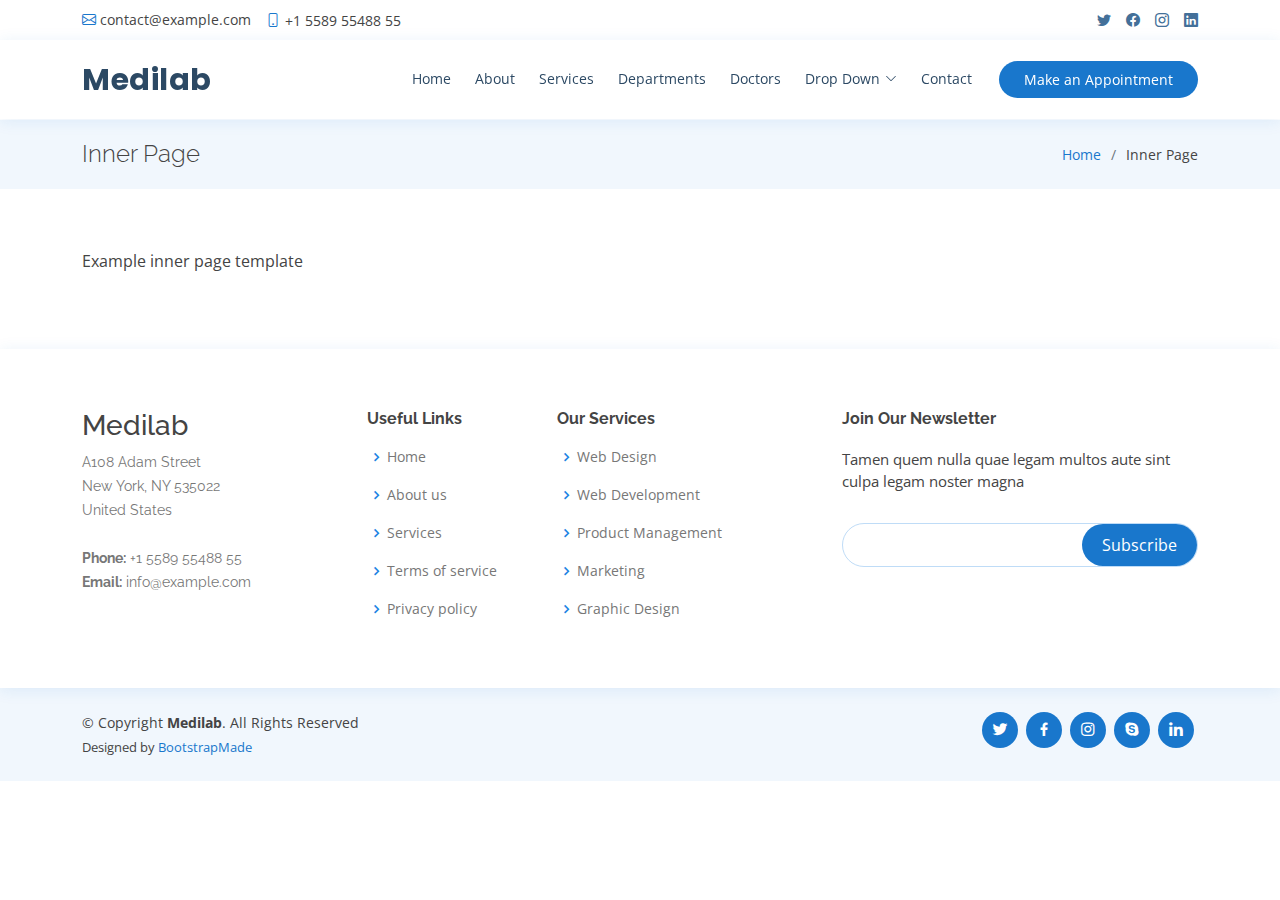
<file: inner-page.html>
<!DOCTYPE html>
<html lang="en">

<head>
  <meta charset="utf-8">
  <meta content="width=device-width, initial-scale=1.0" name="viewport">

  <title>Inner Page - Medilab Bootstrap Template</title>
  <meta content="" name="description">
  <meta content="" name="keywords">

  <!-- Favicons -->
  <link href="assets/img/favicon.png" rel="icon">
  <link href="assets/img/apple-touch-icon.png" rel="apple-touch-icon">

  <!-- Google Fonts -->
  <link href="https://fonts.googleapis.com/css?family=Open+Sans:300,300i,400,400i,600,600i,700,700i|Raleway:300,300i,400,400i,500,500i,600,600i,700,700i|Poppins:300,300i,400,400i,500,500i,600,600i,700,700i" rel="stylesheet">

  <!-- Vendor CSS Files -->
  <link href="assets/vendor/animate.css/animate.min.css" rel="stylesheet">
  <link href="assets/vendor/bootstrap/css/bootstrap.min.css" rel="stylesheet">
  <link href="assets/vendor/bootstrap-icons/bootstrap-icons.css" rel="stylesheet">
  <link href="assets/vendor/boxicons/css/boxicons.min.css" rel="stylesheet">
  <link href="assets/vendor/fontawesome-free/css/all.min.css" rel="stylesheet">
  <link href="assets/vendor/glightbox/css/glightbox.min.css" rel="stylesheet">
  <link href="assets/vendor/remixicon/remixicon.css" rel="stylesheet">
  <link href="assets/vendor/swiper/swiper-bundle.min.css" rel="stylesheet">

  <!-- Template Main CSS File -->
  <link href="assets/css/style.css" rel="stylesheet">

  <!-- =======================================================
  * Template Name: Medilab - v4.0.0
  * Template URL: https://bootstrapmade.com/medilab-free-medical-bootstrap-theme/
  * Author: BootstrapMade.com
  * License: https://bootstrapmade.com/license/
  ======================================================== -->
</head>

<body>

  <!-- ======= Top Bar ======= -->
  <div id="topbar" class="d-flex align-items-center fixed-top">
    <div class="container d-flex justify-content-between">
      <div class="contact-info d-flex align-items-center">
        <i class="bi bi-envelope"></i> <a href="mailto:contact@example.com">contact@example.com</a>
        <i class="bi bi-phone"></i> +1 5589 55488 55
      </div>
      <div class="d-none d-lg-flex social-links align-items-center">
        <a href="#" class="twitter"><i class="bi bi-twitter"></i></a>
        <a href="#" class="facebook"><i class="bi bi-facebook"></i></a>
        <a href="#" class="instagram"><i class="bi bi-instagram"></i></a>
        <a href="#" class="linkedin"><i class="bi bi-linkedin"></i></i></a>
      </div>
    </div>
  </div>

  <!-- ======= Header ======= -->
  <header id="header" class="fixed-top">
    <div class="container d-flex align-items-center">

      <h1 class="logo me-auto"><a href="index.html">Medilab</a></h1>
      <!-- Uncomment below if you prefer to use an image logo -->
      <!-- <a href="index.html" class="logo me-auto"><img src="assets/img/logo.png" alt="" class="img-fluid"></a>-->

      <nav id="navbar" class="navbar order-last order-lg-0">
        <ul>
          <li><a class="nav-link scrollto " href="#hero">Home</a></li>
          <li><a class="nav-link scrollto" href="#about">About</a></li>
          <li><a class="nav-link scrollto" href="#services">Services</a></li>
          <li><a class="nav-link scrollto" href="#departments">Departments</a></li>
          <li><a class="nav-link scrollto" href="#doctors">Doctors</a></li>
          <li class="dropdown"><a href="#"><span>Drop Down</span> <i class="bi bi-chevron-down"></i></a>
            <ul>
              <li><a href="#">Drop Down 1</a></li>
              <li class="dropdown"><a href="#"><span>Deep Drop Down</span> <i class="bi bi-chevron-right"></i></a>
                <ul>
                  <li><a href="#">Deep Drop Down 1</a></li>
                  <li><a href="#">Deep Drop Down 2</a></li>
                  <li><a href="#">Deep Drop Down 3</a></li>
                  <li><a href="#">Deep Drop Down 4</a></li>
                  <li><a href="#">Deep Drop Down 5</a></li>
                </ul>
              </li>
              <li><a href="#">Drop Down 2</a></li>
              <li><a href="#">Drop Down 3</a></li>
              <li><a href="#">Drop Down 4</a></li>
            </ul>
          </li>
          <li><a class="nav-link scrollto" href="#contact">Contact</a></li>
        </ul>
        <i class="bi bi-list mobile-nav-toggle"></i>
      </nav><!-- .navbar -->

      <a href="#appointment" class="appointment-btn scrollto"><span class="d-none d-md-inline">Make an</span> Appointment</a>

    </div>
  </header><!-- End Header -->

  <main id="main">

    <!-- ======= Breadcrumbs Section ======= -->
    <section class="breadcrumbs">
      <div class="container">

        <div class="d-flex justify-content-between align-items-center">
          <h2>Inner Page</h2>
          <ol>
            <li><a href="index.html">Home</a></li>
            <li>Inner Page</li>
          </ol>
        </div>

      </div>
    </section><!-- End Breadcrumbs Section -->

    <section class="inner-page">
      <div class="container">
        <p>
          Example inner page template
        </p>
      </div>
    </section>

  </main><!-- End #main -->

  <!-- ======= Footer ======= -->
  <footer id="footer">

    <div class="footer-top">
      <div class="container">
        <div class="row">

          <div class="col-lg-3 col-md-6 footer-contact">
            <h3>Medilab</h3>
            <p>
              A108 Adam Street <br>
              New York, NY 535022<br>
              United States <br><br>
              <strong>Phone:</strong> +1 5589 55488 55<br>
              <strong>Email:</strong> info@example.com<br>
            </p>
          </div>

          <div class="col-lg-2 col-md-6 footer-links">
            <h4>Useful Links</h4>
            <ul>
              <li><i class="bx bx-chevron-right"></i> <a href="#">Home</a></li>
              <li><i class="bx bx-chevron-right"></i> <a href="#">About us</a></li>
              <li><i class="bx bx-chevron-right"></i> <a href="#">Services</a></li>
              <li><i class="bx bx-chevron-right"></i> <a href="#">Terms of service</a></li>
              <li><i class="bx bx-chevron-right"></i> <a href="#">Privacy policy</a></li>
            </ul>
          </div>

          <div class="col-lg-3 col-md-6 footer-links">
            <h4>Our Services</h4>
            <ul>
              <li><i class="bx bx-chevron-right"></i> <a href="#">Web Design</a></li>
              <li><i class="bx bx-chevron-right"></i> <a href="#">Web Development</a></li>
              <li><i class="bx bx-chevron-right"></i> <a href="#">Product Management</a></li>
              <li><i class="bx bx-chevron-right"></i> <a href="#">Marketing</a></li>
              <li><i class="bx bx-chevron-right"></i> <a href="#">Graphic Design</a></li>
            </ul>
          </div>

          <div class="col-lg-4 col-md-6 footer-newsletter">
            <h4>Join Our Newsletter</h4>
            <p>Tamen quem nulla quae legam multos aute sint culpa legam noster magna</p>
            <form action="" method="post">
              <input type="email" name="email"><input type="submit" value="Subscribe">
            </form>
          </div>

        </div>
      </div>
    </div>

    <div class="container d-md-flex py-4">

      <div class="me-md-auto text-center text-md-start">
        <div class="copyright">
          &copy; Copyright <strong><span>Medilab</span></strong>. All Rights Reserved
        </div>
        <div class="credits">
          <!-- All the links in the footer should remain intact. -->
          <!-- You can delete the links only if you purchased the pro version. -->
          <!-- Licensing information: https://bootstrapmade.com/license/ -->
          <!-- Purchase the pro version with working PHP/AJAX contact form: https://bootstrapmade.com/medilab-free-medical-bootstrap-theme/ -->
          Designed by <a href="https://bootstrapmade.com/">BootstrapMade</a>
        </div>
      </div>
      <div class="social-links text-center text-md-right pt-3 pt-md-0">
        <a href="#" class="twitter"><i class="bx bxl-twitter"></i></a>
        <a href="#" class="facebook"><i class="bx bxl-facebook"></i></a>
        <a href="#" class="instagram"><i class="bx bxl-instagram"></i></a>
        <a href="#" class="google-plus"><i class="bx bxl-skype"></i></a>
        <a href="#" class="linkedin"><i class="bx bxl-linkedin"></i></a>
      </div>
    </div>
  </footer><!-- End Footer -->

  <div id="preloader"></div>
  <a href="#" class="back-to-top d-flex align-items-center justify-content-center"><i class="bi bi-arrow-up-short"></i></a>

  <!-- Vendor JS Files -->
  <script src="assets/vendor/bootstrap/js/bootstrap.bundle.min.js"></script>
  <script src="assets/vendor/glightbox/js/glightbox.min.js"></script>
  <script src="assets/vendor/php-email-form/validate.js"></script>
  <script src="assets/vendor/purecounter/purecounter.js"></script>
  <script src="assets/vendor/swiper/swiper-bundle.min.js"></script>

  <!-- Template Main JS File -->
  <script src="assets/js/main.js"></script>

</body>

</html>
</file>
<file: assets/css/style.css>
/**
* Template Name: Medilab - v4.0.0
* Template URL: https://bootstrapmade.com/medilab-free-medical-bootstrap-theme/
* Author: BootstrapMade.com
* License: https://bootstrapmade.com/license/
*/

/*--------------------------------------------------------------
# General
--------------------------------------------------------------*/
body {
  font-family: "Open Sans", sans-serif;
  color: #444444;
}

a {
  color: #1977cc;
  text-decoration: none;
}

a:hover {
  color: #3291e6;
  text-decoration: none;
}

h1, h2, h3, h4, h5, h6 {
  font-family: "Raleway", sans-serif;
}

/*--------------------------------------------------------------
# Preloader
--------------------------------------------------------------*/
#preloader {
  position: fixed;
  top: 0;
  left: 0;
  right: 0;
  bottom: 0;
  z-index: 9999;
  overflow: hidden;
  background: #fff;
}

#preloader:before {
  content: "";
  position: fixed;
  top: calc(50% - 30px);
  left: calc(50% - 30px);
  border: 6px solid #1977cc;
  border-top-color: #d1e6f9;
  border-radius: 50%;
  width: 60px;
  height: 60px;
  -webkit-animation: animate-preloader 1s linear infinite;
  animation: animate-preloader 1s linear infinite;
}

@-webkit-keyframes animate-preloader {
  0% {
    transform: rotate(0deg);
  }
  100% {
    transform: rotate(360deg);
  }
}

@keyframes animate-preloader {
  0% {
    transform: rotate(0deg);
  }
  100% {
    transform: rotate(360deg);
  }
}

/*--------------------------------------------------------------
# Back to top button
--------------------------------------------------------------*/
.back-to-top {
  position: fixed;
  visibility: hidden;
  opacity: 0;
  right: 15px;
  bottom: 15px;
  z-index: 996;
  background: #1977cc;
  width: 40px;
  height: 40px;
  border-radius: 4px;
  transition: all 0.4s;
}

.back-to-top i {
  font-size: 28px;
  color: #fff;
  line-height: 0;
}

.back-to-top:hover {
  background: #298ce5;
  color: #fff;
}

.back-to-top.active {
  visibility: visible;
  opacity: 1;
}

.datepicker-dropdown {
  padding: 20px !important;
}

/*--------------------------------------------------------------
# Top Bar
--------------------------------------------------------------*/
#topbar {
  background: #fff;
  height: 40px;
  font-size: 14px;
  transition: all 0.5s;
  z-index: 996;
}

#topbar.topbar-scrolled {
  top: -40px;
}

#topbar .contact-info a {
  line-height: 1;
  color: #444444;
  transition: 0.3s;
}

#topbar .contact-info a:hover {
  color: #1977cc;
}

#topbar .contact-info i {
  color: #1977cc;
  padding-right: 4px;
  margin-left: 15px;
  line-height: 0;
}

#topbar .contact-info i:first-child {
  margin-left: 0;
}

#topbar .social-links a {
  color: #437099;
  padding-left: 15px;
  display: inline-block;
  line-height: 1px;
  transition: 0.3s;
}

#topbar .social-links a:hover {
  color: #1977cc;
}

#topbar .social-links a:first-child {
  border-left: 0;
}

/*--------------------------------------------------------------
# Header
--------------------------------------------------------------*/
#header {
  background: #fff;
  transition: all 0.5s;
  z-index: 997;
  padding: 15px 0;
  top: 40px;
  box-shadow: 0px 2px 15px rgba(25, 119, 204, 0.1);
}

#header.header-scrolled {
  top: 0;
}

#header .logo {
  font-size: 30px;
  margin: 0;
  padding: 0;
  line-height: 1;
  font-weight: 700;
  letter-spacing: 0.5px;
  font-family: "Poppins", sans-serif;
}

#header .logo a {
  color: #2c4964;
}

#header .logo img {
  max-height: 40px;
}

/**
* Appointment Button *
*/
.appointment-btn {
  margin-left: 25px;
  background: #1977cc;
  color: #fff;
  border-radius: 50px;
  padding: 8px 25px;
  white-space: nowrap;
  transition: 0.3s;
  font-size: 14px;
  display: inline-block;
}

.appointment-btn:hover {
  background: #166ab5;
  color: #fff;
}

@media (max-width: 768px) {
  .appointment-btn {
    margin: 0 15px 0 0;
    padding: 6px 18px;
  }
}

/*--------------------------------------------------------------
# Navigation Menu
--------------------------------------------------------------*/
/**
* Desktop Navigation 
*/
.navbar {
  padding: 0;
}

.navbar ul {
  margin: 0;
  padding: 0;
  display: flex;
  list-style: none;
  align-items: center;
}

.navbar li {
  position: relative;
}

.navbar > ul > li {
  position: relative;
  white-space: nowrap;
  padding: 8px 0 8px 20px;
}

.navbar a {
  display: flex;
  align-items: center;
  justify-content: space-between;
  font-size: 14px;
  color: #2c4964;
  white-space: nowrap;
  transition: 0.3s;
  border-bottom: 2px solid #fff;
  padding: 5px 2px;
}

.navbar a i {
  font-size: 12px;
  line-height: 0;
  margin-left: 5px;
}

.navbar a:hover, .navbar .active, .navbar li:hover > a {
  color: #1977cc;
  border-color: #1977cc;
}

.navbar .dropdown ul {
  display: block;
  position: absolute;
  left: 20px;
  top: calc(100% + 30px);
  margin: 0;
  padding: 10px 0;
  z-index: 99;
  opacity: 0;
  visibility: hidden;
  background: #fff;
  box-shadow: 0px 0px 30px rgba(127, 137, 161, 0.25);
  transition: 0.3s;
}

.navbar .dropdown ul li {
  min-width: 200px;
}

.navbar .dropdown ul a {
  padding: 10px 20px;
  font-size: 14px;
  font-weight: 500;
  text-transform: none;
  color: #082744;
  border: none;
}

.navbar .dropdown ul a i {
  font-size: 12px;
}

.navbar .dropdown ul a:hover, .navbar .dropdown ul .active:hover, .navbar .dropdown ul li:hover > a {
  color: #1977cc;
}

.navbar .dropdown:hover > ul {
  opacity: 1;
  top: 100%;
  visibility: visible;
}

.navbar .dropdown .dropdown ul {
  top: 0;
  left: calc(100% - 30px);
  visibility: hidden;
}

.navbar .dropdown .dropdown:hover > ul {
  opacity: 1;
  top: 0;
  left: 100%;
  visibility: visible;
}

@media (max-width: 1366px) {
  .navbar .dropdown .dropdown ul {
    left: -90%;
  }
  .navbar .dropdown .dropdown:hover > ul {
    left: -100%;
  }
}

/**
* Mobile Navigation 
*/
.mobile-nav-toggle {
  color: #2c4964;
  font-size: 28px;
  cursor: pointer;
  display: none;
  line-height: 0;
  transition: 0.5s;
}

.mobile-nav-toggle.bi-x {
  color: #fff;
}

@media (max-width: 991px) {
  .mobile-nav-toggle {
    display: block;
  }
  .navbar ul {
    display: none;
  }
}

.navbar-mobile {
  position: fixed;
  overflow: hidden;
  top: 0;
  right: 0;
  left: 0;
  bottom: 0;
  background: rgba(28, 47, 65, 0.9);
  transition: 0.3s;
  z-index: 999;
}

.navbar-mobile .mobile-nav-toggle {
  position: absolute;
  top: 15px;
  right: 15px;
}

.navbar-mobile ul {
  display: block;
  position: absolute;
  top: 55px;
  right: 15px;
  bottom: 15px;
  left: 15px;
  padding: 10px 0;
  background-color: #fff;
  overflow-y: auto;
  transition: 0.3s;
}

.navbar-mobile > ul > li {
  padding: 0;
}

.navbar-mobile a {
  padding: 10px 20px;
  font-size: 15px;
  color: #2c4964;
  border: none;
}

.navbar-mobile a:hover, .navbar-mobile .active, .navbar-mobile li:hover > a {
  color: #1977cc;
}

.navbar-mobile .getstarted {
  margin: 15px;
}

.navbar-mobile .dropdown ul {
  position: static;
  display: none;
  margin: 10px 20px;
  padding: 10px 0;
  z-index: 99;
  opacity: 1;
  visibility: visible;
  background: #fff;
  box-shadow: 0px 0px 30px rgba(127, 137, 161, 0.25);
}

.navbar-mobile .dropdown ul li {
  min-width: 200px;
}

.navbar-mobile .dropdown ul a {
  padding: 10px 20px;
}

.navbar-mobile .dropdown ul a i {
  font-size: 12px;
}

.navbar-mobile .dropdown ul a:hover, .navbar-mobile .dropdown ul .active:hover, .navbar-mobile .dropdown ul li:hover > a {
  color: #1977cc;
}

.navbar-mobile .dropdown > .dropdown-active {
  display: block;
}

/*--------------------------------------------------------------
# Hero Section
--------------------------------------------------------------*/
#hero {
  width: 100%;
  height: 90vh;
  background: url("../img/hero-bg.jpg") top center;
  background-size: cover;
  margin-bottom: -200px;
}

#hero .container {
  position: relative;
}

#hero h1 {
  margin: 0;
  font-size: 48px;
  font-weight: 700;
  line-height: 56px;
  text-transform: uppercase;
  color: #2c4964;
}

#hero h2 {
  color: #2c4964;
  margin: 10px 0 0 0;
  font-size: 24px;
}

#hero .btn-get-started {
  font-family: "Raleway", sans-serif;
  text-transform: uppercase;
  font-weight: 500;
  font-size: 14px;
  letter-spacing: 1px;
  display: inline-block;
  padding: 12px 35px;
  margin-top: 30px;
  border-radius: 50px;
  transition: 0.5s;
  color: #fff;
  background: #1977cc;
}

#hero .btn-get-started:hover {
  background: #3291e6;
}

@media (min-width: 1024px) {
  #hero {
    background-attachment: fixed;
  }
}

@media (max-width: 992px) {
  #hero {
    margin-bottom: 0;
    height: 100vh;
  }
  #hero .container {
    padding-bottom: 63px;
  }
  #hero h1 {
    font-size: 28px;
    line-height: 36px;
  }
  #hero h2 {
    font-size: 18px;
    line-height: 24px;
    margin-bottom: 30px;
  }
}

@media (max-height: 600px) {
  #hero {
    height: auto;
  }
}

/*--------------------------------------------------------------
# Sections General
--------------------------------------------------------------*/
section {
  padding: 60px 0;
  overflow: hidden;
}

.section-bg {
  background-color: #f1f7fd;
}

.section-title {
  text-align: center;
  padding-bottom: 30px;
}

.section-title h2 {
  font-size: 32px;
  font-weight: bold;
  margin-bottom: 20px;
  padding-bottom: 20px;
  position: relative;
  color: #2c4964;
}

.section-title h2::before {
  content: '';
  position: absolute;
  display: block;
  width: 120px;
  height: 1px;
  background: #ddd;
  bottom: 1px;
  left: calc(50% - 60px);
}

.section-title h2::after {
  content: '';
  position: absolute;
  display: block;
  width: 40px;
  height: 3px;
  background: #1977cc;
  bottom: 0;
  left: calc(50% - 20px);
}

.section-title p {
  margin-bottom: 0;
}

/*--------------------------------------------------------------
# Breadcrumbs
--------------------------------------------------------------*/
.breadcrumbs {
  padding: 20px 0;
  background-color: #f1f7fd;
  min-height: 40px;
  margin-top: 120px;
}

@media (max-width: 992px) {
  .breadcrumbs {
    margin-top: 63px;
  }
}

.breadcrumbs h2 {
  font-size: 24px;
  font-weight: 300;
  margin: 0;
}

@media (max-width: 992px) {
  .breadcrumbs h2 {
    margin: 0 0 10px 0;
  }
}

.breadcrumbs ol {
  display: flex;
  flex-wrap: wrap;
  list-style: none;
  padding: 0;
  margin: 0;
  font-size: 14px;
}

.breadcrumbs ol li + li {
  padding-left: 10px;
}

.breadcrumbs ol li + li::before {
  display: inline-block;
  padding-right: 10px;
  color: #6c757d;
  content: "/";
}

@media (max-width: 768px) {
  .breadcrumbs .d-flex {
    display: block !important;
  }
  .breadcrumbs ol {
    display: block;
  }
  .breadcrumbs ol li {
    display: inline-block;
  }
}

/*--------------------------------------------------------------
# Why Us
--------------------------------------------------------------*/
.why-us .content {
  padding: 30px;
  background: #1977cc;
  border-radius: 4px;
  color: #fff;
}

.why-us .content h3 {
  font-weight: 700;
  font-size: 34px;
  margin-bottom: 30px;
}

.why-us .content p {
  margin-bottom: 30px;
}

.why-us .content .more-btn {
  display: inline-block;
  background: rgba(255, 255, 255, 0.2);
  padding: 6px 30px 8px 30px;
  color: #fff;
  border-radius: 50px;
  transition: all ease-in-out 0.4s;
}

.why-us .content .more-btn i {
  font-size: 14px;
}

.why-us .content .more-btn:hover {
  color: #1977cc;
  background: #fff;
}

.why-us .icon-boxes .icon-box {
  text-align: center;
  border-radius: 10px;
  background: #fff;
  box-shadow: 0px 2px 15px rgba(0, 0, 0, 0.1);
  padding: 40px 30px;
  width: 100%;
}

.why-us .icon-boxes .icon-box i {
  font-size: 40px;
  color: #1977cc;
  margin-bottom: 30px;
}

.why-us .icon-boxes .icon-box h4 {
  font-size: 20px;
  font-weight: 700;
  margin: 0 0 30px 0;
}

.why-us .icon-boxes .icon-box p {
  font-size: 15px;
  color: #848484;
}

/*--------------------------------------------------------------
# About
--------------------------------------------------------------*/
.about .icon-boxes h4 {
  font-size: 18px;
  color: #4b7dab;
  margin-bottom: 15px;
}

.about .icon-boxes h3 {
  font-size: 28px;
  font-weight: 700;
  color: #2c4964;
  margin-bottom: 15px;
}

.about .icon-box {
  margin-top: 40px;
}

.about .icon-box .icon {
  float: left;
  display: flex;
  align-items: center;
  justify-content: center;
  width: 64px;
  height: 64px;
  border: 2px solid #8dc2f1;
  border-radius: 50px;
  transition: 0.5s;
}

.about .icon-box .icon i {
  color: #1977cc;
  font-size: 32px;
}

.about .icon-box:hover .icon {
  background: #1977cc;
  border-color: #1977cc;
}

.about .icon-box:hover .icon i {
  color: #fff;
}

.about .icon-box .title {
  margin-left: 85px;
  font-weight: 700;
  margin-bottom: 10px;
  font-size: 18px;
}

.about .icon-box .title a {
  color: #343a40;
  transition: 0.3s;
}

.about .icon-box .title a:hover {
  color: #1977cc;
}

.about .icon-box .description {
  margin-left: 85px;
  line-height: 24px;
  font-size: 14px;
}

.about .video-box {
  background: url("../img/about.jpg") center center no-repeat;
  background-size: cover;
  min-height: 500px;
}

.about .play-btn {
  width: 94px;
  height: 94px;
  background: radial-gradient(#1977cc 50%, rgba(25, 119, 204, 0.4) 52%);
  border-radius: 50%;
  display: block;
  position: absolute;
  left: calc(50% - 47px);
  top: calc(50% - 47px);
  overflow: hidden;
}

.about .play-btn::after {
  content: '';
  position: absolute;
  left: 50%;
  top: 50%;
  transform: translateX(-40%) translateY(-50%);
  width: 0;
  height: 0;
  border-top: 10px solid transparent;
  border-bottom: 10px solid transparent;
  border-left: 15px solid #fff;
  z-index: 100;
  transition: all 400ms cubic-bezier(0.55, 0.055, 0.675, 0.19);
}

.about .play-btn::before {
  content: '';
  position: absolute;
  width: 120px;
  height: 120px;
  -webkit-animation-delay: 0s;
  animation-delay: 0s;
  -webkit-animation: pulsate-btn 2s;
  animation: pulsate-btn 2s;
  -webkit-animation-direction: forwards;
  animation-direction: forwards;
  -webkit-animation-iteration-count: infinite;
  animation-iteration-count: infinite;
  -webkit-animation-timing-function: steps;
  animation-timing-function: steps;
  opacity: 1;
  border-radius: 50%;
  border: 5px solid rgba(25, 119, 204, 0.7);
  top: -15%;
  left: -15%;
  background: rgba(198, 16, 0, 0);
}

.about .play-btn:hover::after {
  border-left: 15px solid #1977cc;
  transform: scale(20);
}

.about .play-btn:hover::before {
  content: '';
  position: absolute;
  left: 50%;
  top: 50%;
  transform: translateX(-40%) translateY(-50%);
  width: 0;
  height: 0;
  border: none;
  border-top: 10px solid transparent;
  border-bottom: 10px solid transparent;
  border-left: 15px solid #fff;
  z-index: 200;
  -webkit-animation: none;
  animation: none;
  border-radius: 0;
}

@-webkit-keyframes pulsate-btn {
  0% {
    transform: scale(0.6, 0.6);
    opacity: 1;
  }
  100% {
    transform: scale(1, 1);
    opacity: 0;
  }
}

@keyframes pulsate-btn {
  0% {
    transform: scale(0.6, 0.6);
    opacity: 1;
  }
  100% {
    transform: scale(1, 1);
    opacity: 0;
  }
}

/*--------------------------------------------------------------
# Counts
--------------------------------------------------------------*/
.counts {
  background: #f1f7fd;
  padding: 70px 0 60px;
}

.counts .count-box {
  padding: 30px 30px 25px 30px;
  width: 100%;
  position: relative;
  text-align: center;
  background: #fff;
}

.counts .count-box i {
  position: absolute;
  top: -25px;
  left: 50%;
  transform: translateX(-50%);
  font-size: 20px;
  background: #1977cc;
  color: #fff;
  border-radius: 50px;
  display: inline-flex;
  align-items: center;
  justify-content: center;
  width: 48px;
  height: 48px;
}

.counts .count-box span {
  font-size: 36px;
  display: block;
  font-weight: 600;
  color: #082744;
}

.counts .count-box p {
  padding: 0;
  margin: 0;
  font-family: "Raleway", sans-serif;
  font-size: 14px;
}

/*--------------------------------------------------------------
# Services
--------------------------------------------------------------*/
.services .icon-box {
  text-align: center;
  border: 1px solid #d5e1ed;
  padding: 80px 20px;
  transition: all ease-in-out 0.3s;
}

.services .icon-box .icon {
  margin: 0 auto;
  width: 64px;
  height: 64px;
  background: #1977cc;
  border-radius: 5px;
  transition: all .3s ease-out 0s;
  display: flex;
  align-items: center;
  justify-content: center;
  margin-bottom: 20px;
  transform-style: preserve-3d;
}

.services .icon-box .icon i {
  color: #fff;
  font-size: 28px;
}

.services .icon-box .icon::before {
  position: absolute;
  content: '';
  left: -8px;
  top: -8px;
  height: 100%;
  width: 100%;
  background: #badaf7;
  border-radius: 5px;
  transition: all .3s ease-out 0s;
  transform: translateZ(-1px);
}

.services .icon-box h4 {
  font-weight: 700;
  margin-bottom: 15px;
  font-size: 24px;
}

.services .icon-box h4 a {
  color: #2c4964;
}

.services .icon-box p {
  line-height: 24px;
  font-size: 14px;
  margin-bottom: 0;
}

.services .icon-box:hover {
  background: #1977cc;
  border-color: #1977cc;
}

.services .icon-box:hover .icon {
  background: #fff;
}

.services .icon-box:hover .icon i {
  color: #1977cc;
}

.services .icon-box:hover .icon::before {
  background: #3291e6;
}

.services .icon-box:hover h4 a, .services .icon-box:hover p {
  color: #fff;
}

/*--------------------------------------------------------------
# Appointments
--------------------------------------------------------------*/
.appointment .php-email-form {
  width: 100%;
}

.appointment .php-email-form .form-group {
  padding-bottom: 8px;
}

.appointment .php-email-form .validate {
  display: none;
  color: red;
  margin: 0 0 15px 0;
  font-weight: 400;
  font-size: 13px;
}

.appointment .php-email-form .error-message {
  display: none;
  color: #fff;
  background: #ed3c0d;
  text-align: left;
  padding: 15px;
  font-weight: 600;
}

.appointment .php-email-form .error-message br + br {
  margin-top: 25px;
}

.appointment .php-email-form .sent-message {
  display: none;
  color: #fff;
  background: #18d26e;
  text-align: center;
  padding: 15px;
  font-weight: 600;
}

.appointment .php-email-form .loading {
  display: none;
  background: #fff;
  text-align: center;
  padding: 15px;
}

.appointment .php-email-form .loading:before {
  content: "";
  display: inline-block;
  border-radius: 50%;
  width: 24px;
  height: 24px;
  margin: 0 10px -6px 0;
  border: 3px solid #18d26e;
  border-top-color: #eee;
  -webkit-animation: animate-loading 1s linear infinite;
  animation: animate-loading 1s linear infinite;
}

.appointment .php-email-form input, .appointment .php-email-form textarea, .appointment .php-email-form select {
  border-radius: 0;
  box-shadow: none;
  font-size: 14px;
  padding: 10px !important;
}

.appointment .php-email-form input:focus, .appointment .php-email-form textarea:focus, .appointment .php-email-form select:focus {
  border-color: #1977cc;
}

.appointment .php-email-form input, .appointment .php-email-form select {
  height: 44px;
}

.appointment .php-email-form textarea {
  padding: 10px 12px;
}

.appointment .php-email-form button[type="submit"] {
  background: #1977cc;
  border: 0;
  padding: 10px 35px;
  color: #fff;
  transition: 0.4s;
  border-radius: 50px;
}

.appointment .php-email-form button[type="submit"]:hover {
  background: #1c84e3;
}

/*--------------------------------------------------------------
# Departments
--------------------------------------------------------------*/
.departments {
  overflow: hidden;
}

.departments .nav-tabs {
  border: 0;
}

.departments .nav-link {
  border: 0;
  padding: 12px 15px 12px 0;
  transition: 0.3s;
  color: #2c4964;
  border-radius: 0;
  border-right: 2px solid #ebf1f6;
  font-weight: 600;
  font-size: 15px;
}

.departments .nav-link:hover {
  color: #1977cc;
}

.departments .nav-link.active {
  color: #1977cc;
  border-color: #1977cc;
}

.departments .tab-pane.active {
  -webkit-animation: fadeIn 0.5s ease-out;
  animation: fadeIn 0.5s ease-out;
}

.departments .details h3 {
  font-size: 26px;
  font-weight: 600;
  margin-bottom: 20px;
  color: #2c4964;
}

.departments .details p {
  color: #777777;
}

.departments .details p:last-child {
  margin-bottom: 0;
}

@media (max-width: 992px) {
  .departments .nav-link {
    border: 0;
    padding: 15px;
  }
  .departments .nav-link.active {
    color: #fff;
    background: #1977cc;
  }
}

/*--------------------------------------------------------------
# Doctors
--------------------------------------------------------------*/
.doctors {
  background: #fff;
}

.doctors .member {
  position: relative;
  box-shadow: 0px 2px 15px rgba(44, 73, 100, 0.08);
  padding: 30px;
  border-radius: 10px;
}

.doctors .member .pic {
  overflow: hidden;
  width: 180px;
  border-radius: 50%;
}

.doctors .member .pic img {
  transition: ease-in-out 0.3s;
}

.doctors .member:hover img {
  transform: scale(1.1);
}

.doctors .member .member-info {
  padding-left: 30px;
}

.doctors .member h4 {
  font-weight: 700;
  margin-bottom: 5px;
  font-size: 20px;
  color: #2c4964;
}

.doctors .member span {
  display: block;
  font-size: 15px;
  padding-bottom: 10px;
  position: relative;
  font-weight: 500;
}

.doctors .member span::after {
  content: '';
  position: absolute;
  display: block;
  width: 50px;
  height: 1px;
  background: #b2c8dd;
  bottom: 0;
  left: 0;
}

.doctors .member p {
  margin: 10px 0 0 0;
  font-size: 14px;
}

.doctors .member .social {
  margin-top: 12px;
  display: flex;
  align-items: center;
  justify-content: flex-start;
}

.doctors .member .social a {
  transition: ease-in-out 0.3s;
  display: flex;
  align-items: center;
  justify-content: center;
  border-radius: 50px;
  width: 32px;
  height: 32px;
  background: #a0bcd5;
}

.doctors .member .social a i {
  color: #fff;
  font-size: 16px;
  margin: 0 2px;
}

.doctors .member .social a:hover {
  background: #1977cc;
}

.doctors .member .social a + a {
  margin-left: 8px;
}

/*--------------------------------------------------------------
# Frequently Asked Questions
--------------------------------------------------------------*/
.faq .faq-list {
  padding: 0 100px;
}

.faq .faq-list ul {
  padding: 0;
  list-style: none;
}

.faq .faq-list li + li {
  margin-top: 15px;
}

.faq .faq-list li {
  padding: 20px;
  background: #fff;
  border-radius: 4px;
  position: relative;
}

.faq .faq-list a {
  display: block;
  position: relative;
  font-family: "Poppins", sans-serif;
  font-size: 16px;
  line-height: 24px;
  font-weight: 500;
  padding: 0 30px;
  outline: none;
  cursor: pointer;
}

.faq .faq-list .icon-help {
  font-size: 24px;
  position: absolute;
  right: 0;
  left: 20px;
  color: #76b5ee;
}

.faq .faq-list .icon-show, .faq .faq-list .icon-close {
  font-size: 24px;
  position: absolute;
  right: 0;
  top: 0;
}

.faq .faq-list p {
  margin-bottom: 0;
  padding: 10px 0 0 0;
}

.faq .faq-list .icon-show {
  display: none;
}

.faq .faq-list a.collapsed {
  color: #343a40;
}

.faq .faq-list a.collapsed:hover {
  color: #1977cc;
}

.faq .faq-list a.collapsed .icon-show {
  display: inline-block;
}

.faq .faq-list a.collapsed .icon-close {
  display: none;
}

@media (max-width: 1200px) {
  .faq .faq-list {
    padding: 0;
  }
}

/*--------------------------------------------------------------
# Testimonials
--------------------------------------------------------------*/
.testimonials .testimonial-wrap {
  padding-left: 50px;
}

.testimonials .testimonial-item {
  box-sizing: content-box;
  padding: 30px 30px 30px 60px;
  margin: 30px 15px;
  min-height: 200px;
  box-shadow: 0px 2px 12px rgba(44, 73, 100, 0.08);
  position: relative;
  background: #fff;
}

.testimonials .testimonial-item .testimonial-img {
  width: 90px;
  border-radius: 10px;
  border: 6px solid #fff;
  position: absolute;
  left: -45px;
}

.testimonials .testimonial-item h3 {
  font-size: 18px;
  font-weight: bold;
  margin: 10px 0 5px 0;
  color: #111;
}

.testimonials .testimonial-item h4 {
  font-size: 14px;
  color: #999;
  margin: 0;
}

.testimonials .testimonial-item .quote-icon-left, .testimonials .testimonial-item .quote-icon-right {
  color: #badaf7;
  font-size: 26px;
}

.testimonials .testimonial-item .quote-icon-left {
  display: inline-block;
  left: -5px;
  position: relative;
}

.testimonials .testimonial-item .quote-icon-right {
  display: inline-block;
  right: -5px;
  position: relative;
  top: 10px;
}

.testimonials .testimonial-item p {
  font-style: italic;
  margin: 15px auto 15px auto;
}

.testimonials .swiper-pagination {
  margin-top: 20px;
  position: relative;
}

.testimonials .swiper-pagination .swiper-pagination-bullet {
  width: 12px;
  height: 12px;
  background-color: #fff;
  opacity: 1;
  border: 1px solid #1977cc;
}

.testimonials .swiper-pagination .swiper-pagination-bullet-active {
  background-color: #1977cc;
}

@media (max-width: 767px) {
  .testimonials .testimonial-wrap {
    padding-left: 0;
  }
  .testimonials .testimonial-item {
    padding: 30px;
    margin: 15px;
  }
  .testimonials .testimonial-item .testimonial-img {
    position: static;
    left: auto;
  }
}

/*--------------------------------------------------------------
# Gallery
--------------------------------------------------------------*/
.gallery .gallery-item {
  overflow: hidden;
  border-right: 3px solid #fff;
  border-bottom: 3px solid #fff;
}

.gallery .gallery-item img {
  transition: all ease-in-out 0.4s;
}

.gallery .gallery-item:hover img {
  transform: scale(1.1);
}

/*--------------------------------------------------------------
# Contact
--------------------------------------------------------------*/
.contact .info {
  width: 100%;
  background: #fff;
}

.contact .info i {
  font-size: 20px;
  color: #1977cc;
  float: left;
  width: 44px;
  height: 44px;
  background: #d6e9fa;
  display: flex;
  justify-content: center;
  align-items: center;
  border-radius: 50px;
  transition: all 0.3s ease-in-out;
}

.contact .info h4 {
  padding: 0 0 0 60px;
  font-size: 22px;
  font-weight: 600;
  margin-bottom: 5px;
  color: #2c4964;
}

.contact .info p {
  padding: 0 0 0 60px;
  margin-bottom: 0;
  font-size: 14px;
  color: #4b7dab;
}

.contact .info .email, .contact .info .phone {
  margin-top: 40px;
}

.contact .info .email:hover i, .contact .info .address:hover i, .contact .info .phone:hover i {
  background: #1977cc;
  color: #fff;
}

.contact .php-email-form {
  width: 100%;
  background: #fff;
}

.contact .php-email-form .form-group {
  padding-bottom: 8px;
}

.contact .php-email-form .error-message {
  display: none;
  color: #fff;
  background: #ed3c0d;
  text-align: left;
  padding: 15px;
  font-weight: 600;
}

.contact .php-email-form .error-message br + br {
  margin-top: 25px;
}

.contact .php-email-form .sent-message {
  display: none;
  color: #fff;
  background: #18d26e;
  text-align: center;
  padding: 15px;
  font-weight: 600;
}

.contact .php-email-form .loading {
  display: none;
  background: #fff;
  text-align: center;
  padding: 15px;
}

.contact .php-email-form .loading:before {
  content: "";
  display: inline-block;
  border-radius: 50%;
  width: 24px;
  height: 24px;
  margin: 0 10px -6px 0;
  border: 3px solid #18d26e;
  border-top-color: #eee;
  -webkit-animation: animate-loading 1s linear infinite;
  animation: animate-loading 1s linear infinite;
}

.contact .php-email-form input, .contact .php-email-form textarea {
  border-radius: 0;
  box-shadow: none;
  font-size: 14px;
}

.contact .php-email-form input {
  height: 44px;
}

.contact .php-email-form textarea {
  padding: 10px 12px;
}

.contact .php-email-form button[type="submit"] {
  background: #1977cc;
  border: 0;
  padding: 10px 35px;
  color: #fff;
  transition: 0.4s;
  border-radius: 50px;
}

.contact .php-email-form button[type="submit"]:hover {
  background: #1c84e3;
}

@-webkit-keyframes animate-loading {
  0% {
    transform: rotate(0deg);
  }
  100% {
    transform: rotate(360deg);
  }
}

@keyframes animate-loading {
  0% {
    transform: rotate(0deg);
  }
  100% {
    transform: rotate(360deg);
  }
}

/*--------------------------------------------------------------
# Footer
--------------------------------------------------------------*/
#footer {
  color: #444444;
  font-size: 14px;
  background: #f1f7fd;
}

#footer .footer-top {
  padding: 60px 0 30px 0;
  background: #fff;
  box-shadow: 0px 2px 15px rgba(25, 119, 204, 0.1);
}

#footer .footer-top .footer-contact {
  margin-bottom: 30px;
}

#footer .footer-top .footer-contact h4 {
  font-size: 22px;
  margin: 0 0 30px 0;
  padding: 2px 0 2px 0;
  line-height: 1;
  font-weight: 700;
}

#footer .footer-top .footer-contact p {
  font-size: 14px;
  line-height: 24px;
  margin-bottom: 0;
  font-family: "Raleway", sans-serif;
  color: #777777;
}

#footer .footer-top h4 {
  font-size: 16px;
  font-weight: bold;
  color: #444444;
  position: relative;
  padding-bottom: 12px;
}

#footer .footer-top .footer-links {
  margin-bottom: 30px;
}

#footer .footer-top .footer-links ul {
  list-style: none;
  padding: 0;
  margin: 0;
}

#footer .footer-top .footer-links ul i {
  padding-right: 2px;
  color: #1c84e3;
  font-size: 18px;
  line-height: 1;
}

#footer .footer-top .footer-links ul li {
  padding: 10px 0;
  display: flex;
  align-items: center;
}

#footer .footer-top .footer-links ul li:first-child {
  padding-top: 0;
}

#footer .footer-top .footer-links ul a {
  color: #777777;
  transition: 0.3s;
  display: inline-block;
  line-height: 1;
}

#footer .footer-top .footer-links ul a:hover {
  text-decoration: none;
  color: #1977cc;
}

#footer .footer-newsletter {
  font-size: 15px;
}

#footer .footer-newsletter h4 {
  font-size: 16px;
  font-weight: bold;
  color: #444444;
  position: relative;
  padding-bottom: 12px;
}

#footer .footer-newsletter form {
  margin-top: 30px;
  background: #fff;
  padding: 6px 10px;
  position: relative;
  border-radius: 50px;
  text-align: left;
  border: 1px solid #bfdcf7;
}

#footer .footer-newsletter form input[type="email"] {
  border: 0;
  padding: 4px 8px;
  width: calc(100% - 100px);
}

#footer .footer-newsletter form input[type="submit"] {
  position: absolute;
  top: 0;
  right: 0;
  bottom: 0;
  border: 0;
  background: none;
  font-size: 16px;
  padding: 0 20px;
  background: #1977cc;
  color: #fff;
  transition: 0.3s;
  border-radius: 50px;
}

#footer .footer-newsletter form input[type="submit"]:hover {
  background: #1c84e3;
}

#footer .credits {
  padding-top: 5px;
  font-size: 13px;
  color: #444444;
}

#footer .social-links a {
  font-size: 18px;
  display: inline-block;
  background: #1977cc;
  color: #fff;
  line-height: 1;
  padding: 8px 0;
  margin-right: 4px;
  border-radius: 50%;
  text-align: center;
  width: 36px;
  height: 36px;
  transition: 0.3s;
}

#footer .social-links a:hover {
  background: #1c84e3;
  color: #fff;
  text-decoration: none;
}
</file>
